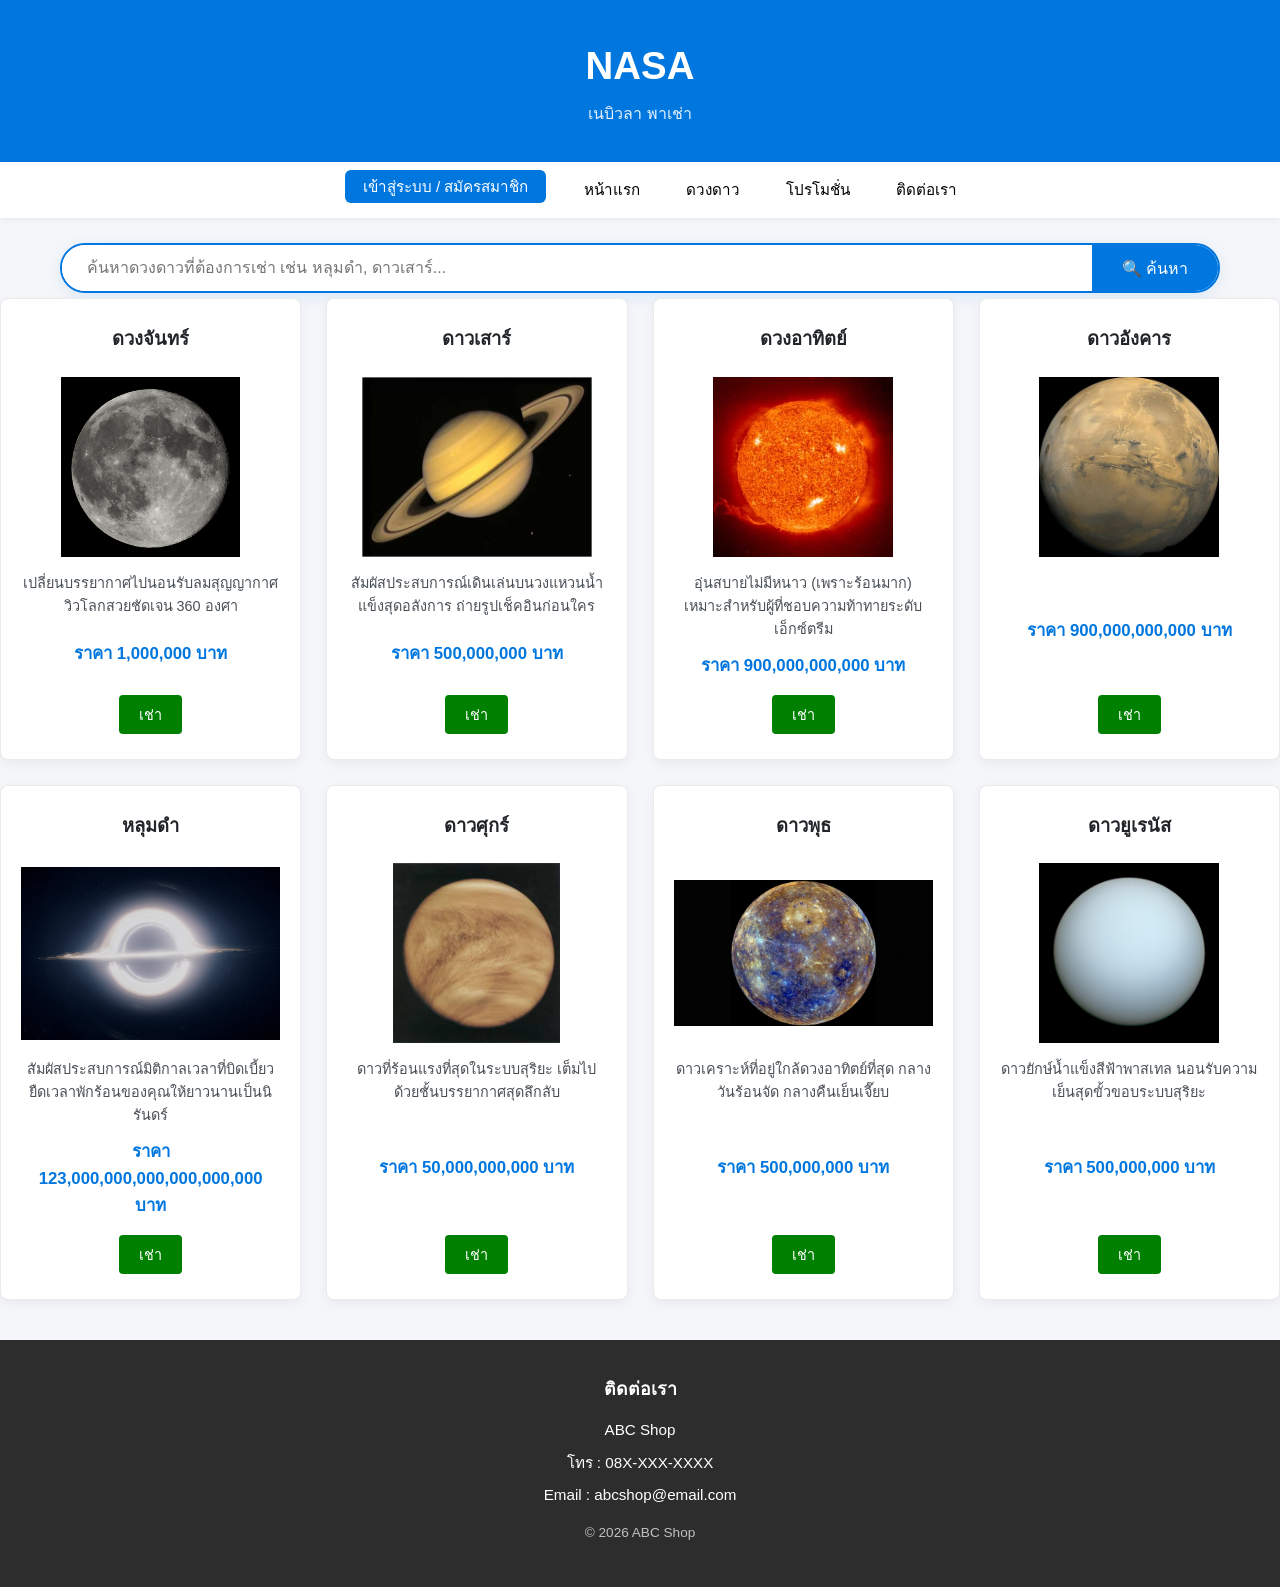
<file: index.html>
<!DOCTYPE html>
<html lang="th">
<head>
    <meta charset="UTF-8">
    <meta name="viewport" content="width=device-width, initial-scale=1.0">
    <link rel="stylesheet" href="index.css">
    <title>เนบิวลา พาเช่า | NASA Shop</title>
</head>
<body>

    <header>
        <h1>NASA</h1>
        <p>เนบิวลา พาเช่า</p>
    </header>


<nav>
   
        <!-- ปุ่มที่จะเปลี่ยนไปตามสถานะการเข้าสู่ระบบ -->
          <h2 style="margin: 0; color: #212529;"></h2>
    <div id="user-status-container">
        <!-- ปุ่มที่จะเปลี่ยนไปตามสถานะการเข้าสู่ระบบ -->
        <a href="login.html" id="btn-login-nav" style="padding: 8px 18px; background-color: #0076df; color: white; text-decoration: none; border-radius: 6px; font-weight: 500;">เข้าสู่ระบบ / สมัครสมาชิก</a>
    </div>
        <a href="#">หน้าแรก</a>
        <a href="#">ดวงดาว</a>
        <a href="#">โปรโมชั่น</a>
        <a href="#">ติดต่อเรา</a>
    </nav>

    <div class="search-container">
        <div class="search-box">
            <input type="text" list="stars-list" placeholder="ค้นหาดวงดาวที่ต้องการเช่า เช่น หลุมดำ, ดาวเสาร์...">
            <datalist id="stars-list">
                <option value="ดวงจันทร์">
                <option value="ดาวเสาร์">
                <option value="ดวงอาทิตย์">
                <option value="หลุมดำ">
                <option value="ดาวศุกร์">
                <option value="ดาวพุธ">
                <option value="ดาวยูเรนัส">
                <option value="ดาวแปรแสง M31-V1">
                <option value="กระจุกดาวทรงกลม Mayall II">
            </datalist>
            <button type="button">🔍 ค้นหา</button>
        </div>
    </div>



        <section class="content-right">
        
            
            <div class="product-grid">
                <article>
                    <h3>ดวงจันทร์</h3>
                    <img src="Moon.jpg" alt="Moon">
                    <p>เปลี่ยนบรรยากาศไปนอนรับลมสุญญากาศ วิวโลกสวยชัดเจน 360 องศา</p>
                    <p class="price">ราคา 1,000,000 บาท</p>
                    <a href="Moon.html" > <button>เช่า </button></a>
                </article>
                
                <article>
                    <h3>ดาวเสาร์</h3>
                    <img src="images.jpg" alt="Saturn">
                    <p>สัมผัสประสบการณ์เดินเล่นบนวงแหวนน้ำแข็งสุดอลังการ ถ่ายรูปเช็คอินก่อนใคร</p>
                    <p class="price">ราคา 500,000,000 บาท</p>
                    <a href="saturn.html" > <button>เช่า </button></a>
                </article>
                
                <article>
                    <h3>ดวงอาทิตย์</h3>
                    <img src="yt.webp" alt="Sun">
                    <p>อุ่นสบายไม่มีหนาว (เพราะร้อนมาก) เหมาะสำหรับผู้ที่ชอบความท้าทายระดับเอ็กซ์ตรีม</p>
                    <p class="price">ราคา 900,000,000,000 บาท</p>
                    <a href="sun.html" > <button>เช่า </button></a>
                </article>

                 <article>
                    <h3>ดาวอังคาร</h3>
                    <img src="mars.jpeg" alt="Sun">
                    <p></p>
                    <p class="price">ราคา 900,000,000,000 บาท</p>
                    <a href="mars.html" > <button>เช่า </button></a>
                </article>

                <article>
                    <h3>หลุมดำ</h3>
                    <img src="haw.jpg" alt="Black Hole">
                    <p>สัมผัสประสบการณ์มิติกาลเวลาที่บิดเบี้ยว ยืดเวลาพักร้อนของคุณให้ยาวนานเป็นนิรันดร์</p>
                    <p class="price">ราคา 123,000,000,000,000,000,000 บาท</p>
                    <a href="blackhole.html" > <button>เช่า </button></a>
                </article>

                <article>
                    <h3>ดาวศุกร์</h3>
                    <img src="ven.jpg" alt="Venus">
                    <p>ดาวที่ร้อนแรงที่สุดในระบบสุริยะ เต็มไปด้วยชั้นบรรยากาศสุดลึกลับ</p>
                    <p class="price">ราคา 50,000,000,000 บาท</p>
                    <a href="venus.html" > <button>เช่า </button></a>
                </article>

                <article>
                    <h3>ดาวพุธ</h3>
                    <img src="news-405-NDA1ID0.jpg" alt="Mercury">
                    <p>ดาวเคราะห์ที่อยู่ใกล้ดวงอาทิตย์ที่สุด กลางวันร้อนจัด กลางคืนเย็นเจี๊ยบ</p>
                    <p class="price">ราคา 500,000,000 บาท</p>
                    <a href="mercury.html" > <button>เช่า </button></a>
                </article>

                <article>
                    <h3>ดาวยูเรนัส</h3>
                    <img src="Uranus.png" alt="Uranus">
                    <p>ดาวยักษ์น้ำแข็งสีฟ้าพาสเทล นอนรับความเย็นสุดขั้วขอบระบบสุริยะ</p>
                    <p class="price">ราคา 500,000,000 บาท</p>
                    <a href="uranus.html" > <button>เช่า </button></a>
                </article>

            </div>
        </section>
    </main>

    <footer>
        <h3>ติดต่อเรา</h3>
        <p>ABC Shop</p>
        <p>โทร : 08X-XXX-XXXX</p>
        <p>Email : abcshop@email.com</p>
        <p class="copyright">© 2026 ABC Shop</p>
    </footer>


    <script>
        document.addEventListener('DOMContentLoaded', function () {
            const searchInput = document.querySelector('.search-box input');
            const searchButton = document.querySelector('.search-box button');
            const productArticles = document.querySelectorAll('.product-grid article');

            function performSearch() {
                const searchTerm = searchInput.value.trim().toLowerCase();
                productArticles.forEach(article => {
                    const starName = article.querySelector('h3').textContent.toLowerCase();
                    if (starName.includes(searchTerm)) {
                        article.style.display = 'flex';
                    } else {
                        article.style.display = 'none';
                    }
                });
            }

            searchButton.addEventListener('click', performSearch);
            searchInput.addEventListener('keypress', function (e) {
                if (e.key === 'Enter') {
                    performSearch();
                }
            });
            searchInput.addEventListener('input', function () {
                if (searchInput.value.trim() === '') {
                    productArticles.forEach(article => {
                        article.style.display = 'flex';
                    });
                }
            });
        });


         // ตรวจสอบสถานะผู้ใช้เมื่อโหลดหน้า index.html
    document.addEventListener('DOMContentLoaded', () => {
        const currentUserData = localStorage.getItem('currentUser');
        const userContainer = document.getElementById('user-status-container');

        if (currentUserData && userContainer) {
            const user = JSON.parse(currentUserData);
            userContainer.innerHTML = `
                <span style="margin-right: 15px; font-weight: 600; color: #333;">👤 ยินดีต้อนรับ, ${user.name}</span>
                <button onclick="logout()" style="padding: 8px 15px; background-color: #dc3545; color: white; border: none; border-radius: 6px; cursor: pointer; font-weight: 500;">ออกจากระบบ</button>
            `;
        }
    });

    // ฟังก์ชันออกจากระบบ
    function logout() {
        if (confirm('คุณต้องการออกจากระบบใช่หรือไม่?')) {
            localStorage.removeItem('currentUser');
            window.location.reload(); // โหลดหน้าใหม่เพื่ออัปเดตสถานะ
        }
    }

    </script>
</body>
</html>
</file>
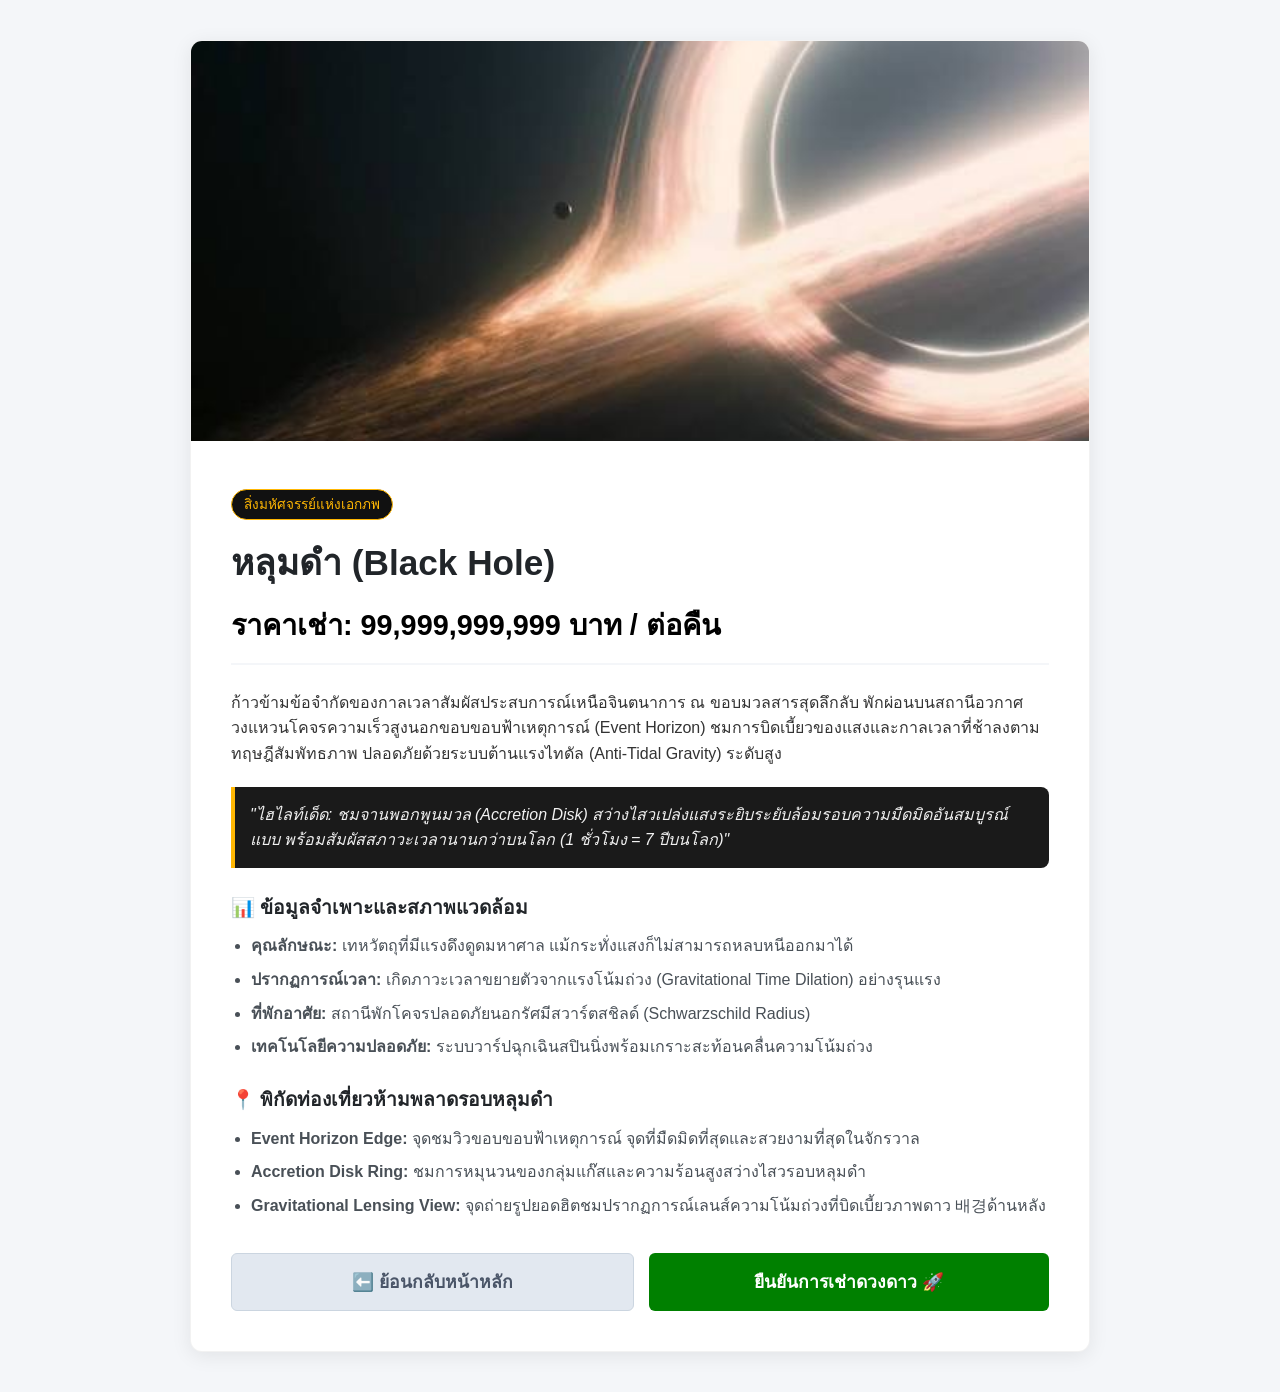
<file: blackhole.html>
<!DOCTYPE html>
<html lang="th">
<head>
    <meta charset="UTF-8">
    <meta name="viewport" content="width=device-width, initial-scale=1.0">
    <title>รายละเอียดการเช่า - หลุมดำ</title>
    <style>
        * {
            margin: 0;
            padding: 0;
            box-sizing: border-box;
            font-family: 'Prompt', sans-serif;
        }

        body {
            background-color: #f4f6f9;
            color: #333;
            line-height: 1.6;
            padding: 40px 20px;
        }

        .container {
            max-width: 900px;
            margin: 0 auto;
            background: #ffffff;
            border-radius: 12px;
            box-shadow: 0 4px 20px rgba(0,0,0,0.08);
            overflow: hidden;
            border: 1px solid rgba(0,0,0,0.05);
        }

        /* รูปภาพด้านบน */
        .banner {
            width: 100%;
            height: 400px;
            object-fit: cover;
            background-color: #050505; /* ธีมมืดสนิทลึกลับ */
        }

        /* ส่วนเนื้อหา */
        .content {
            padding: 40px;
        }

        .tag {
            display: inline-block;
            background-color: #111111;
            color: #ffb703;
            padding: 4px 12px;
            border-radius: 50px;
            font-size: 0.85rem;
            margin-bottom: 15px;
            border: 1px solid #ffb703;
        }

        h1 {
            font-size: 2.2rem;
            color: #212529;
            margin-bottom: 10px;
        }

        .price-tag {
            font-size: 1.8rem;
            color: #000000;
            font-weight: 700;
            margin-bottom: 25px;
            border-bottom: 2px solid #f4f6f9;
            padding-bottom: 15px;
        }

        h3 {
            font-size: 1.2rem;
            color: #212529;
            margin-top: 25px;
            margin-bottom: 10px;
        }

        ul {
            padding-left: 20px;
            margin-bottom: 20px;
        }

        li {
            margin-bottom: 8px;
            color: #495057;
        }

        .highlight-box {
            background-color: #1a1a1a;
            border-left: 4px solid #ffb703;
            padding: 15px;
            border-radius: 0 8px 8px 0;
            margin: 20px 0;
            font-style: italic;
            color: #f1f1f1;
        }

        /* ปุ่มแอคชั่น */
        .action-buttons {
            display: flex;
            gap: 15px;
            margin-top: 35px;
        }

        .btn {
            flex: 1;
            padding: 14px;
            font-size: 1.1rem;
            font-weight: 600;
            border-radius: 6px;
            cursor: pointer;
            text-align: center;
            text-decoration: none;
            transition: all 0.2s ease;
        }

        .btn-confirm {
            background-color: #008000;
            color: white;
            border: none;
        }

        .btn-confirm:hover {
            background-color: #006400;
        }

        .btn-back {
            background-color: #e2e8f0;
            color: #4a5568;
            border: 1px solid #cbd5e0;
        }

        .btn-back:hover {
            background-color: #cbd5e0;
        }
    </style>
</head>
<body>

    <div class="container">
        <!-- รูปภาพหลุมดำ (ระบุชื่อไฟล์ตามภาพในโฟลเดอร์ เช่น blackhole.jpg) -->
        <img src="hawg.jpg" alt="Black Hole" class="banner">

        <div class="content">
            <span class="tag">สิ่งมหัศจรรย์แห่งเอกภพ</span>
            <h1>หลุมดำ (Black Hole)</h1>
            <div class="price-tag">ราคาเช่า: 99,999,999,999 บาท / ต่อคืน</div>

            <p>ก้าวข้ามข้อจำกัดของกาลเวลาสัมผัสประสบการณ์เหนือจินตนาการ ณ ขอบมวลสารสุดลึกลับ พักผ่อนบนสถานีอวกาศวงแหวนโคจรความเร็วสูงนอกขอบขอบฟ้าเหตุการณ์ (Event Horizon) ชมการบิดเบี้ยวของแสงและกาลเวลาที่ช้าลงตามทฤษฎีสัมพัทธภาพ ปลอดภัยด้วยระบบต้านแรงไทดัล (Anti-Tidal Gravity) ระดับสูง</p>

            <div class="highlight-box">
                "ไฮไลท์เด็ด: ชมจานพอกพูนมวล (Accretion Disk) สว่างไสวเปล่งแสงระยิบระยับล้อมรอบความมืดมิดอันสมบูรณ์แบบ พร้อมสัมผัสสภาวะเวลานานกว่าบนโลก (1 ชั่วโมง = 7 ปีบนโลก)"
            </div>

            <h3>📊 ข้อมูลจำเพาะและสภาพแวดล้อม</h3>
            <ul>
                <li><strong>คุณลักษณะ:</strong> เทหวัตถุที่มีแรงดึงดูดมหาศาล แม้กระทั่งแสงก็ไม่สามารถหลบหนีออกมาได้</li>
                <li><strong>ปรากฏการณ์เวลา:</strong> เกิดภาวะเวลาขยายตัวจากแรงโน้มถ่วง (Gravitational Time Dilation) อย่างรุนแรง</li>
                <li><strong>ที่พักอาศัย:</strong> สถานีพักโคจรปลอดภัยนอกรัศมีสวาร์ตสชิลด์ (Schwarzschild Radius)</li>
                <li><strong>เทคโนโลยีความปลอดภัย:</strong> ระบบวาร์ปฉุกเฉินสปินนิ่งพร้อมเกราะสะท้อนคลื่นความโน้มถ่วง</li>
            </ul>

            <h3>📍 พิกัดท่องเที่ยวห้ามพลาดรอบหลุมดำ</h3>
            <ul>
                <li><strong>Event Horizon Edge:</strong> จุดชมวิวขอบขอบฟ้าเหตุการณ์ จุดที่มืดมิดที่สุดและสวยงามที่สุดในจักรวาล</li>
                <li><strong>Accretion Disk Ring:</strong> ชมการหมุนวนของกลุ่มแก๊สและความร้อนสูงสว่างไสวรอบหลุมดำ</li>
                <li><strong>Gravitational Lensing View:</strong> จุดถ่ายรูปยอดฮิตชมปรากฏการณ์เลนส์ความโน้มถ่วงที่บิดเบี้ยวภาพดาว 배경ด้านหลัง</li>
            </ul>

            <!-- ปุ่มกดยืนยัน หรือ ย้อนกลับ -->
            <div class="action-buttons">
                <a href="index.html" class="btn btn-back">⬅️ ย้อนกลับหน้าหลัก</a>
                <button class="btn btn-confirm" onclick="alert('ยินดีต้อนรับสู่ทริปท่องกาลเวลา! สถานีอวกาศได้ทำการปรับตั้งระบบชะลอเวลาและเตรียมพร้อมต้อนรับคุณเข้าสู่ขอบขอบฟ้าเหตุการณ์แล้ว 🕳️✨')">ยืนยันการเช่าดวงดาว 🚀</button>
            </div>
        </div>
    </div>

</body>
</html>
</file>
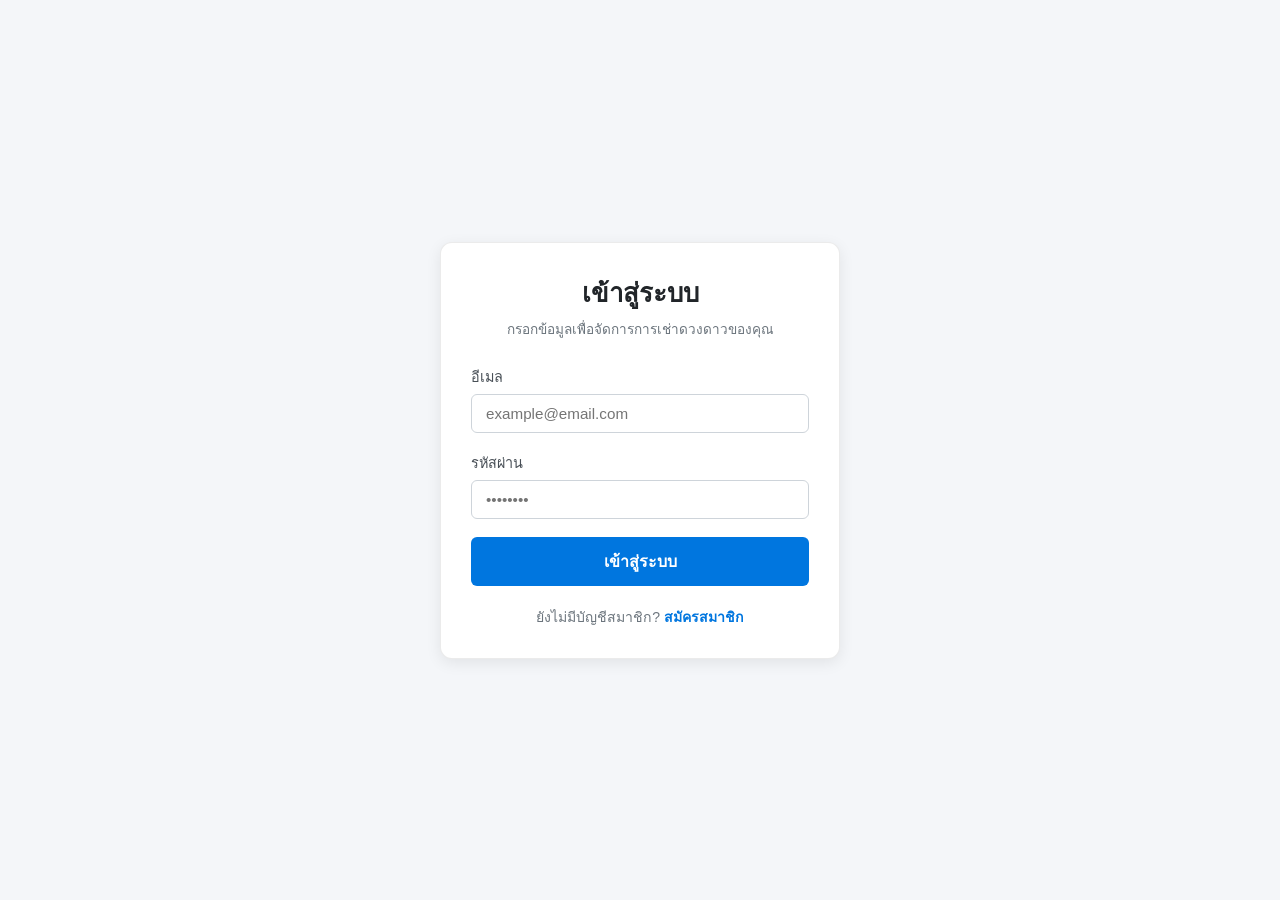
<file: login.html>
<!DOCTYPE html>
<html lang="th">
<head>
    <meta charset="UTF-8">
    <meta name="viewport" content="width=device-width, initial-scale=1.0">
    <title>เข้าสู่ระบบ / สมัครสมาชิก - ระบบเช่าดวงดาว</title>
    <style>
        * {
            margin: 0;
            padding: 0;
            box-sizing: border-box;
            font-family: 'Prompt', sans-serif;
        }

        body {
            background-color: #f4f6f9;
            display: flex;
            justify-content: center;
            align-items: center;
            min-height: 100vh;
            padding: 20px;
        }

        .auth-card {
            background: #ffffff;
            width: 100%;
            max-width: 400px;
            padding: 30px;
            border-radius: 12px;
            box-shadow: 0 4px 15px rgba(0, 0, 0, 0.08);
            border: 1px solid rgba(0, 0, 0, 0.08);
        }

        .auth-header {
            text-align: center;
            margin-bottom: 25px;
        }

        .auth-header h2 {
            color: #212529;
            font-size: 1.6rem;
            margin-bottom: 5px;
        }

        .form-group {
            margin-bottom: 18px;
        }

        .form-group label {
            display: block;
            margin-bottom: 6px;
            font-size: 0.9rem;
            color: #495057;
            font-weight: 500;
        }

        .form-group input {
            width: 100%;
            padding: 10px 14px;
            border: 1px solid #ced4da;
            border-radius: 6px;
            font-size: 0.95rem;
            outline: none;
            transition: border-color 0.2s;
        }

        .form-group input:focus {
            border-color: #0076df;
        }

        .btn-submit {
            width: 100%;
            background-color: #0076df;
            color: white;
            border: none;
            padding: 12px;
            border-radius: 6px;
            font-size: 1rem;
            font-weight: 600;
            cursor: pointer;
            transition: background-color 0.2s;
        }

        .btn-submit:hover {
            background-color: #0056a3;
        }

        .toggle-text {
            text-align: center;
            margin-top: 20px;
            font-size: 0.88rem;
            color: #6c757d;
        }

        .toggle-text a {
            color: #0076df;
            text-decoration: none;
            font-weight: 600;
        }

        .toggle-text a:hover {
            text-decoration: underline;
        }

        #register-form {
            display: none;
        }
    </style>
</head>
<body>

    <div class="auth-card">
        <!-- ฟอร์มเข้าสู่ระบบ -->
        <form id="login-form">
            <div class="auth-header">
                <h2>เข้าสู่ระบบ</h2>
                <p style="font-size: 0.85rem; color: #6c757d;">กรอกข้อมูลเพื่อจัดการการเช่าดวงดาวของคุณ</p>
            </div>
            <div class="form-group">
                <label for="login-email">อีเมล</label>
                <input type="email" id="login-email" required placeholder="example@email.com">
            </div>
            <div class="form-group">
                <label for="login-password">รหัสผ่าน</label>
                <input type="password" id="login-password" required placeholder="••••••••">
            </div>
            <button type="submit" class="btn-submit">เข้าสู่ระบบ</button>
            <div class="toggle-text">
                ยังไม่มีบัญชีสมาชิก? <a href="#" id="show-register">สมัครสมาชิก</a>
            </div>
        </form>

        <!-- ฟอร์มสมัครสมาชิก -->
        <form id="register-form">
            <div class="auth-header">
                <h2>สมัครสมาชิก</h2>
                <p style="font-size: 0.85rem; color: #6c757d;">สร้างบัญชีเพื่อเริ่มต้นเช่าพื้นที่ในอวกาศ</p>
            </div>
            <div class="form-group">
                <label for="reg-name">ชื่อ - นามสกุล</label>
                <input type="text" id="reg-name" required placeholder="สมชาย สุริยะ">
            </div>
            <div class="form-group">
                <label for="reg-email">อีเมล</label>
                <input type="email" id="reg-email" required placeholder="example@email.com">
            </div>
            <div class="form-group">
                <label for="reg-password">รหัสผ่าน</label>
                <input type="password" id="reg-password" required placeholder="••••••••">
            </div>
            <button type="submit" class="btn-submit" style="background-color: #008000;">ยืนยันการสมัคร</button>
            <div class="toggle-text">
                มีบัญชีสมาชิกอยู่แล้ว? <a href="#" id="show-login">เข้าสู่ระบบ</a>
            </div>
        </form>
    </div>

    <script>
        // สลับฟอร์ม Login / Register
        const loginForm = document.getElementById('login-form');
        const registerForm = document.getElementById('register-form');

        document.getElementById('show-register').addEventListener('click', (e) => {
            e.preventDefault();
            loginForm.style.display = 'none';
            registerForm.style.display = 'block';
        });

        document.getElementById('show-login').addEventListener('click', (e) => {
            e.preventDefault();
            registerForm.style.display = 'none';
            loginForm.style.display = 'block';
        });

        // สมัครสมาชิก -> บันทึกข้อมูลลง LocalStorage แล้วเข้าสู่ระบบให้ทันที
        registerForm.addEventListener('submit', (e) => {
            e.preventDefault();
            const name = document.getElementById('reg-name').value;
            const email = document.getElementById('reg-email').value;
            const password = document.getElementById('reg-password').value;

            // ตรวจสอบว่าเคยสมัครไว้หรือยัง
            if (localStorage.getItem('user_' + email)) {
                alert('อีเมลนี้ถูกใช้งานแล้ว กรุณาเข้าสู่ระบบ');
                return;
            }

            const userData = { name, email, password };
            localStorage.setItem('user_' + email, JSON.stringify(userData));
            
            // บันทึกสถานะผู้ใช้ที่ล็อกอินอยู่ปัจจุบัน
            localStorage.setItem('currentUser', JSON.stringify({ name: name, email: email }));

            alert('สมัครสมาชิกสำเร็จ! กำลังนำท่านเข้าสู่หน้าหลัก...');
            window.location.href = 'index.html'; // ส่งไปหน้าหลักทันที
        });

        // เข้าสู่ระบบ -> ตรวจสอบข้อมูลแล้วส่งไปหน้าหลัก
        loginForm.addEventListener('submit', (e) => {
            e.preventDefault();
            const email = document.getElementById('login-email').value;
            const password = document.getElementById('login-password').value;

            const storedUser = localStorage.getItem('user_' + email);
            if (storedUser) {
                const user = JSON.parse(storedUser);
                if (user.password === password) {
                    // บันทึกผู้ใช้งานปัจจุบัน
                    localStorage.setItem('currentUser', JSON.stringify({ name: user.name, email: user.email }));
                    alert('เข้าสู่ระบบสำเร็จ! ยินดีต้อนรับ ' + user.name);
                    window.location.href = 'index.html'; // ส่งไปหน้าหลัก
                } else {
                    alert('รหัสผ่านไม่ถูกต้อง');
                }
            } else {
                alert('ไม่พบอีเมลนี้ในระบบ กรุณาสมัครสมาชิก');
            }
        });
    </script>
</body>
</html>
</file>
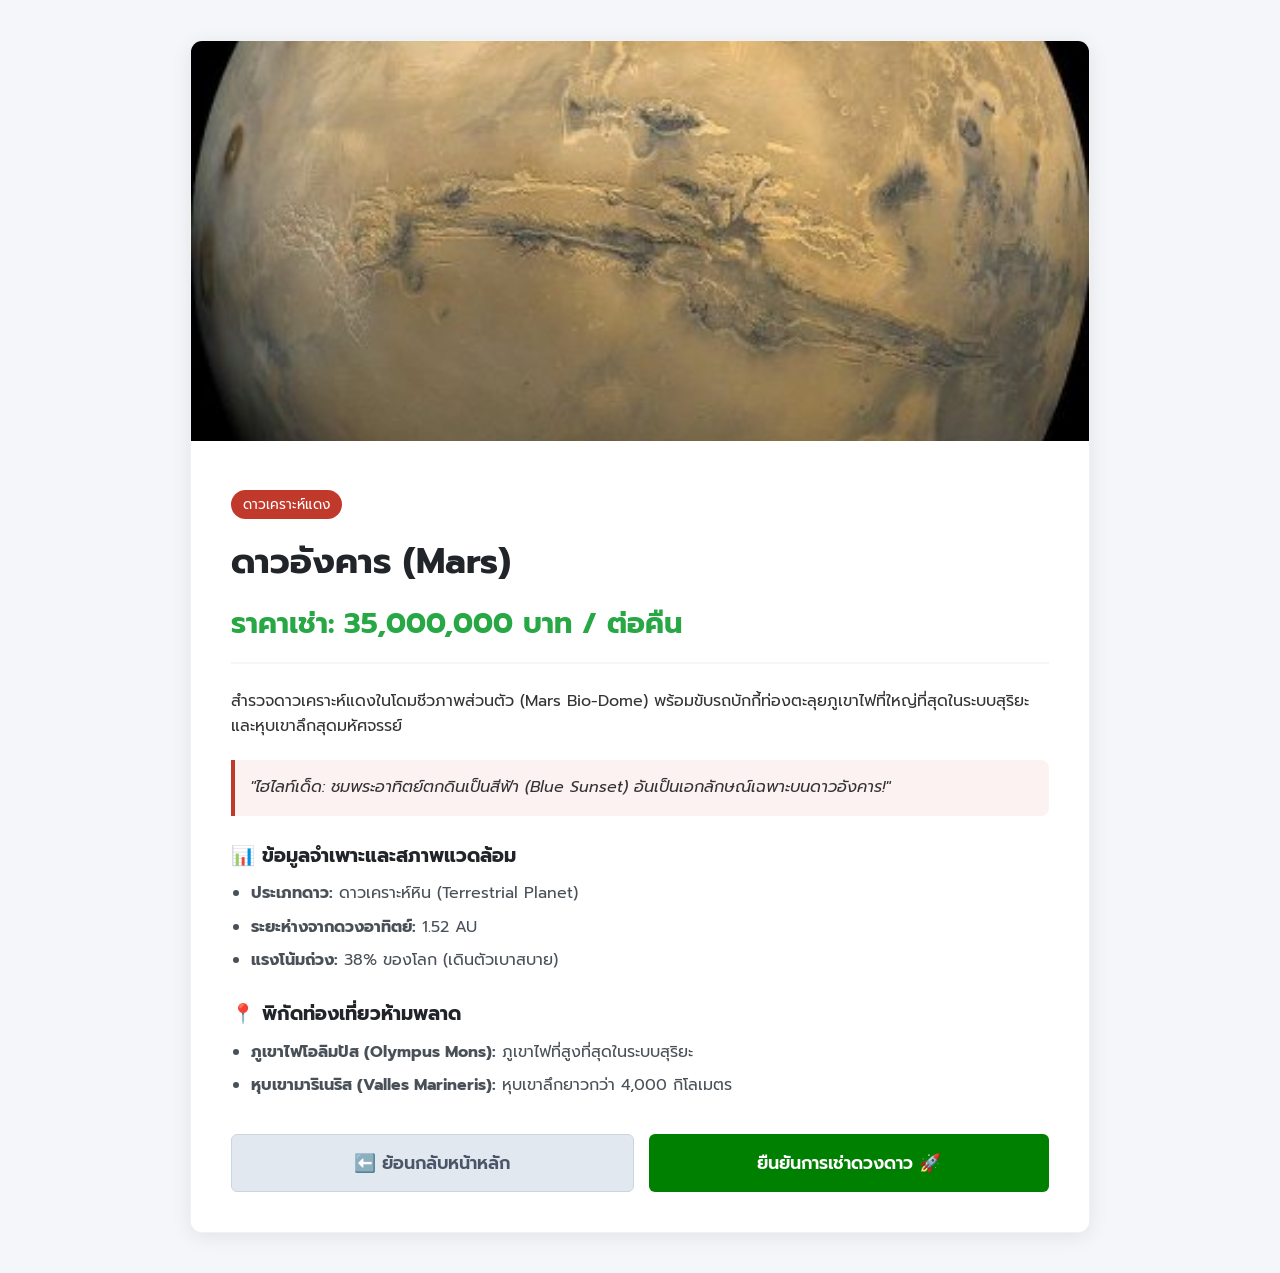
<file: mars.html>
<!DOCTYPE html>
<html lang="th">
<head>
    <meta charset="UTF-8">
    <meta name="viewport" content="width=device-width, initial-scale=1.0">
    <title>รายละเอียดการเช่า - ดาวอังคาร</title>
    <link href="https://fonts.googleapis.com/css2?family=Prompt:wght@300;400;500;600;700&display=swap" rel="stylesheet">
    <style>
        * { margin: 0; padding: 0; box-sizing: border-box; font-family: 'Prompt', sans-serif; }
        body { background-color: #f4f6f9; color: #333; line-height: 1.6; padding: 40px 20px; }
        .container { max-width: 900px; margin: 0 auto; background: #ffffff; border-radius: 12px; box-shadow: 0 4px 20px rgba(0,0,0,0.08); overflow: hidden; border: 1px solid rgba(0,0,0,0.05); }
        .banner { width: 100%; height: 400px; object-fit: cover; background-color: #2b0d00; }
        .content { padding: 40px; }
        .tag { display: inline-block; background-color: #c0392b; color: white; padding: 4px 12px; border-radius: 50px; font-size: 0.85rem; margin-bottom: 15px; }
        h1 { font-size: 2.2rem; color: #212529; margin-bottom: 10px; }
        .price-tag { font-size: 1.8rem; color: #28a745; font-weight: 700; margin-bottom: 25px; border-bottom: 2px solid #f4f6f9; padding-bottom: 15px; }
        h3 { font-size: 1.2rem; color: #212529; margin-top: 25px; margin-bottom: 10px; }
        ul { padding-left: 20px; margin-bottom: 20px; }
        li { margin-bottom: 8px; color: #495057; }
        .highlight-box { background-color: #fdf2f2; border-left: 4px solid #c0392b; padding: 15px; border-radius: 0 8px 8px 0; margin: 20px 0; font-style: italic; color: #333; }
        .action-buttons { display: flex; gap: 15px; margin-top: 35px; }
        .btn { flex: 1; padding: 14px; font-size: 1.1rem; font-weight: 600; border-radius: 6px; cursor: pointer; text-align: center; text-decoration: none; transition: all 0.2s ease; }
        .btn-confirm { background-color: #008000; color: white; border: none; }
        .btn-confirm:hover { background-color: #006400; }
        .btn-back { background-color: #e2e8f0; color: #4a5568; border: 1px solid #cbd5e0; }
        .btn-back:hover { background-color: #cbd5e0; }
    </style>
</head>
<body>
    <div class="container">
        <img src="mars.jpeg" alt="Mars" class="banner">
        <div class="content">
            <span class="tag">ดาวเคราะห์แดง</span>
            <h1>ดาวอังคาร (Mars)</h1>
            <div class="price-tag">ราคาเช่า: 35,000,000 บาท / ต่อคืน</div>
            <p>สำรวจดาวเคราะห์แดงในโดมชีวภาพส่วนตัว (Mars Bio-Dome) พร้อมขับรถบักกี้ท่องตะลุยภูเขาไฟที่ใหญ่ที่สุดในระบบสุริยะ และหุบเขาลึกสุดมหัศจรรย์</p>
            <div class="highlight-box">
                "ไฮไลท์เด็ด: ชมพระอาทิตย์ตกดินเป็นสีฟ้า (Blue Sunset) อันเป็นเอกลักษณ์เฉพาะบนดาวอังคาร!"
            </div>
            <h3>📊 ข้อมูลจำเพาะและสภาพแวดล้อม</h3>
            <ul>
                <li><strong>ประเภทดาว:</strong> ดาวเคราะห์หิน (Terrestrial Planet)</li>
                <li><strong>ระยะห่างจากดวงอาทิตย์:</strong> 1.52 AU</li>
                <li><strong>แรงโน้มถ่วง:</strong> 38% ของโลก (เดินตัวเบาสบาย)</li>
            </ul>
            <h3>📍 พิกัดท่องเที่ยวห้ามพลาด</h3>
            <ul>
                <li><strong>ภูเขาไฟโอลิมปัส (Olympus Mons):</strong> ภูเขาไฟที่สูงที่สุดในระบบสุริยะ</li>
                <li><strong>หุบเขามาริเนริส (Valles Marineris):</strong> หุบเขาลึกยาวกว่า 4,000 กิโลเมตร</li>
            </ul>
            <div class="action-buttons">
                <a href="index.html" class="btn btn-back">⬅️ ย้อนกลับหน้าหลัก</a>
                <button class="btn btn-confirm" onclick="alert('ยินดีต้อนรับสู่โดมพักอาศัยบนดาวอังคาร! 🔴🚀')">ยืนยันการเช่าดวงดาว 🚀</button>
            </div>
        </div>
    </div>
</body>
</html>
</file>
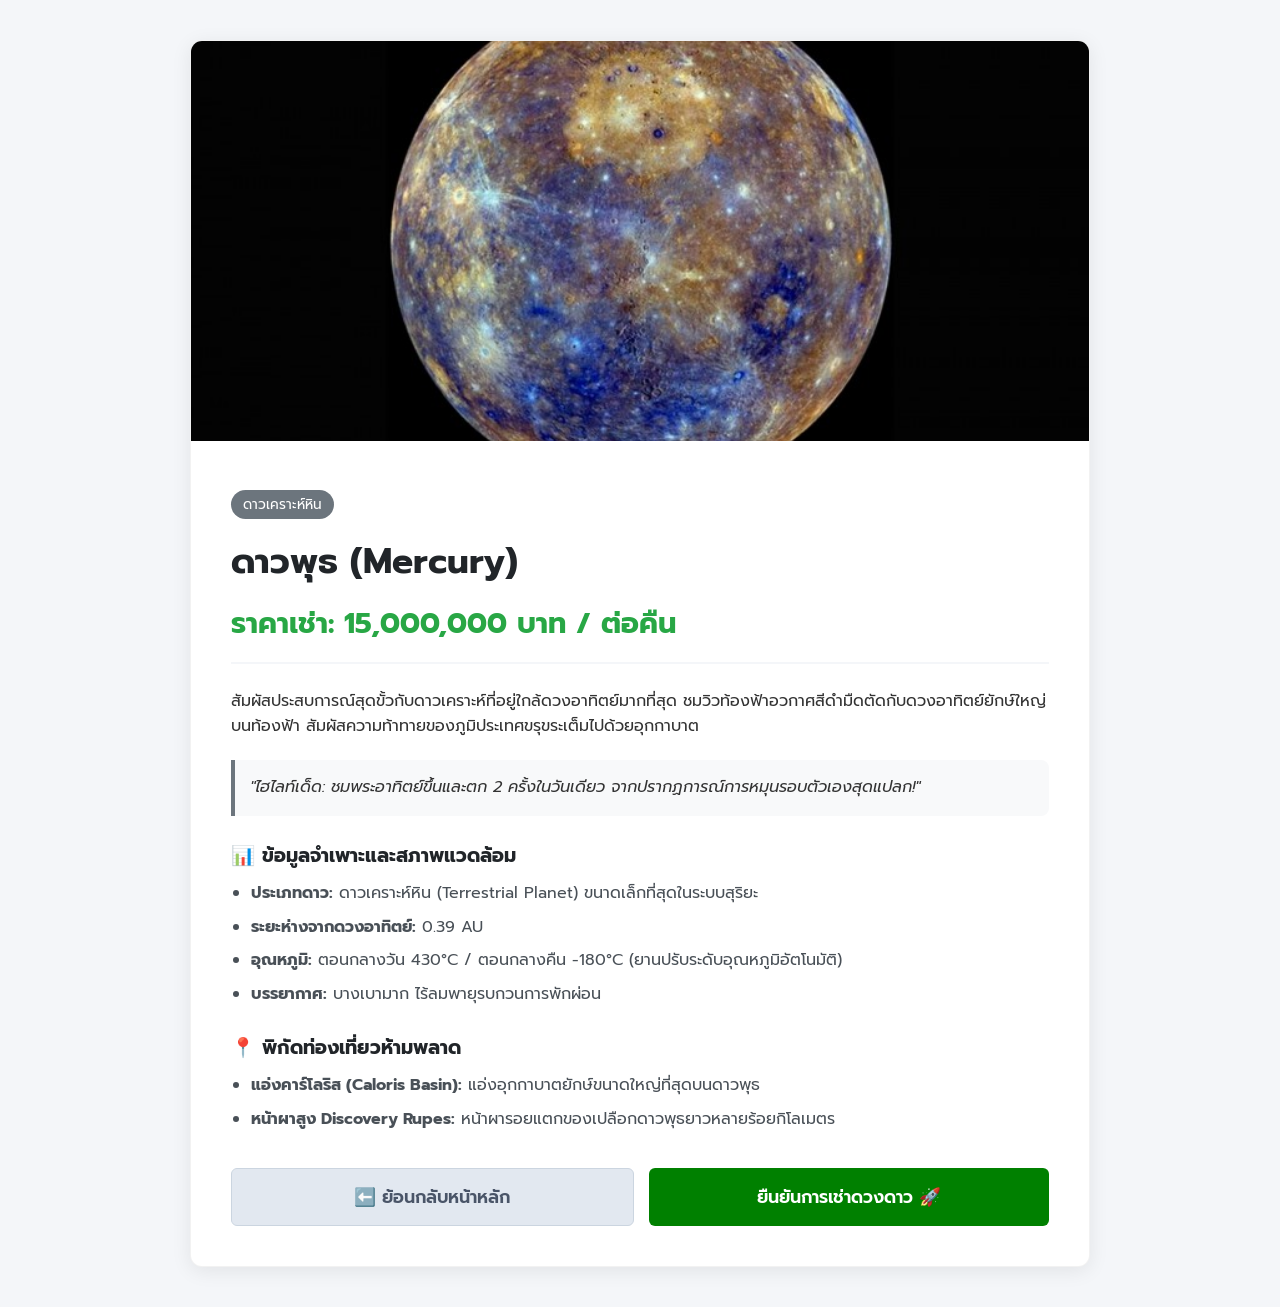
<file: mercury.html>
<!DOCTYPE html>
<html lang="th">
<head>
    <meta charset="UTF-8">
    <meta name="viewport" content="width=device-width, initial-scale=1.0">
    <title>รายละเอียดการเช่า - ดาวพุธ</title>
    <link href="https://fonts.googleapis.com/css2?family=Prompt:wght@300;400;500;600;700&display=swap" rel="stylesheet">
    <style>
        * { margin: 0; padding: 0; box-sizing: border-box; font-family: 'Prompt', sans-serif; }
        body { background-color: #f4f6f9; color: #333; line-height: 1.6; padding: 40px 20px; }
        .container { max-width: 900px; margin: 0 auto; background: #ffffff; border-radius: 12px; box-shadow: 0 4px 20px rgba(0,0,0,0.08); overflow: hidden; border: 1px solid rgba(0,0,0,0.05); }
        .banner { width: 100%; height: 400px; object-fit: cover; background-color: #1a1a1a; }
        .content { padding: 40px; }
        .tag { display: inline-block; background-color: #6c757d; color: white; padding: 4px 12px; border-radius: 50px; font-size: 0.85rem; margin-bottom: 15px; }
        h1 { font-size: 2.2rem; color: #212529; margin-bottom: 10px; }
        .price-tag { font-size: 1.8rem; color: #28a745; font-weight: 700; margin-bottom: 25px; border-bottom: 2px solid #f4f6f9; padding-bottom: 15px; }
        h3 { font-size: 1.2rem; color: #212529; margin-top: 25px; margin-bottom: 10px; }
        ul { padding-left: 20px; margin-bottom: 20px; }
        li { margin-bottom: 8px; color: #495057; }
        .highlight-box { background-color: #f8f9fa; border-left: 4px solid #6c757d; padding: 15px; border-radius: 0 8px 8px 0; margin: 20px 0; font-style: italic; color: #333; }
        .action-buttons { display: flex; gap: 15px; margin-top: 35px; }
        .btn { flex: 1; padding: 14px; font-size: 1.1rem; font-weight: 600; border-radius: 6px; cursor: pointer; text-align: center; text-decoration: none; transition: all 0.2s ease; }
        .btn-confirm { background-color: #008000; color: white; border: none; }
        .btn-confirm:hover { background-color: #006400; }
        .btn-back { background-color: #e2e8f0; color: #4a5568; border: 1px solid #cbd5e0; }
        .btn-back:hover { background-color: #cbd5e0; }
    </style>
</head>
<body>
    <div class="container">
        <img src="news-405-NDA1ID0.jpg" alt="Mercury" class="banner">
        <div class="content">
            <span class="tag">ดาวเคราะห์หิน</span>
            <h1>ดาวพุธ (Mercury)</h1>
            <div class="price-tag">ราคาเช่า: 15,000,000 บาท / ต่อคืน</div>
            <p>สัมผัสประสบการณ์สุดขั้วกับดาวเคราะห์ที่อยู่ใกล้ดวงอาทิตย์มากที่สุด ชมวิวท้องฟ้าอวกาศสีดำมืดตัดกับดวงอาทิตย์ยักษ์ใหญ่บนท้องฟ้า สัมผัสความท้าทายของภูมิประเทศขรุขระเต็มไปด้วยอุกกาบาต</p>
            <div class="highlight-box">
                "ไฮไลท์เด็ด: ชมพระอาทิตย์ขึ้นและตก 2 ครั้งในวันเดียว จากปรากฏการณ์การหมุนรอบตัวเองสุดแปลก!"
            </div>
            <h3>📊 ข้อมูลจำเพาะและสภาพแวดล้อม</h3>
            <ul>
                <li><strong>ประเภทดาว:</strong> ดาวเคราะห์หิน (Terrestrial Planet) ขนาดเล็กที่สุดในระบบสุริยะ</li>
                <li><strong>ระยะห่างจากดวงอาทิตย์:</strong> 0.39 AU</li>
                <li><strong>อุณหภูมิ:</strong> ตอนกลางวัน 430°C / ตอนกลางคืน -180°C (ยานปรับระดับอุณหภูมิอัตโนมัติ)</li>
                <li><strong>บรรยากาศ:</strong> บางเบามาก ไร้ลมพายุรบกวนการพักผ่อน</li>
            </ul>
            <h3>📍 พิกัดท่องเที่ยวห้ามพลาด</h3>
            <ul>
                <li><strong>แอ่งคาร์โลริส (Caloris Basin):</strong> แอ่งอุกกาบาตยักษ์ขนาดใหญ่ที่สุดบนดาวพุธ</li>
                <li><strong>หน้าผาสูง Discovery Rupes:</strong> หน้าผารอยแตกของเปลือกดาวพุธยาวหลายร้อยกิโลเมตร</li>
            </ul>
            <div class="action-buttons">
                <a href="index.html" class="btn btn-back">⬅️ ย้อนกลับหน้าหลัก</a>
                <button class="btn btn-confirm" onclick="alert('ยินดีต้อนรับสู่ดาวพุธ! ยานพักอาศัยพร้อมต้อนรับคุณแล้ว 🌫️')">ยืนยันการเช่าดวงดาว 🚀</button>
            </div>
        </div>
    </div>
</body>
</html>
</file>
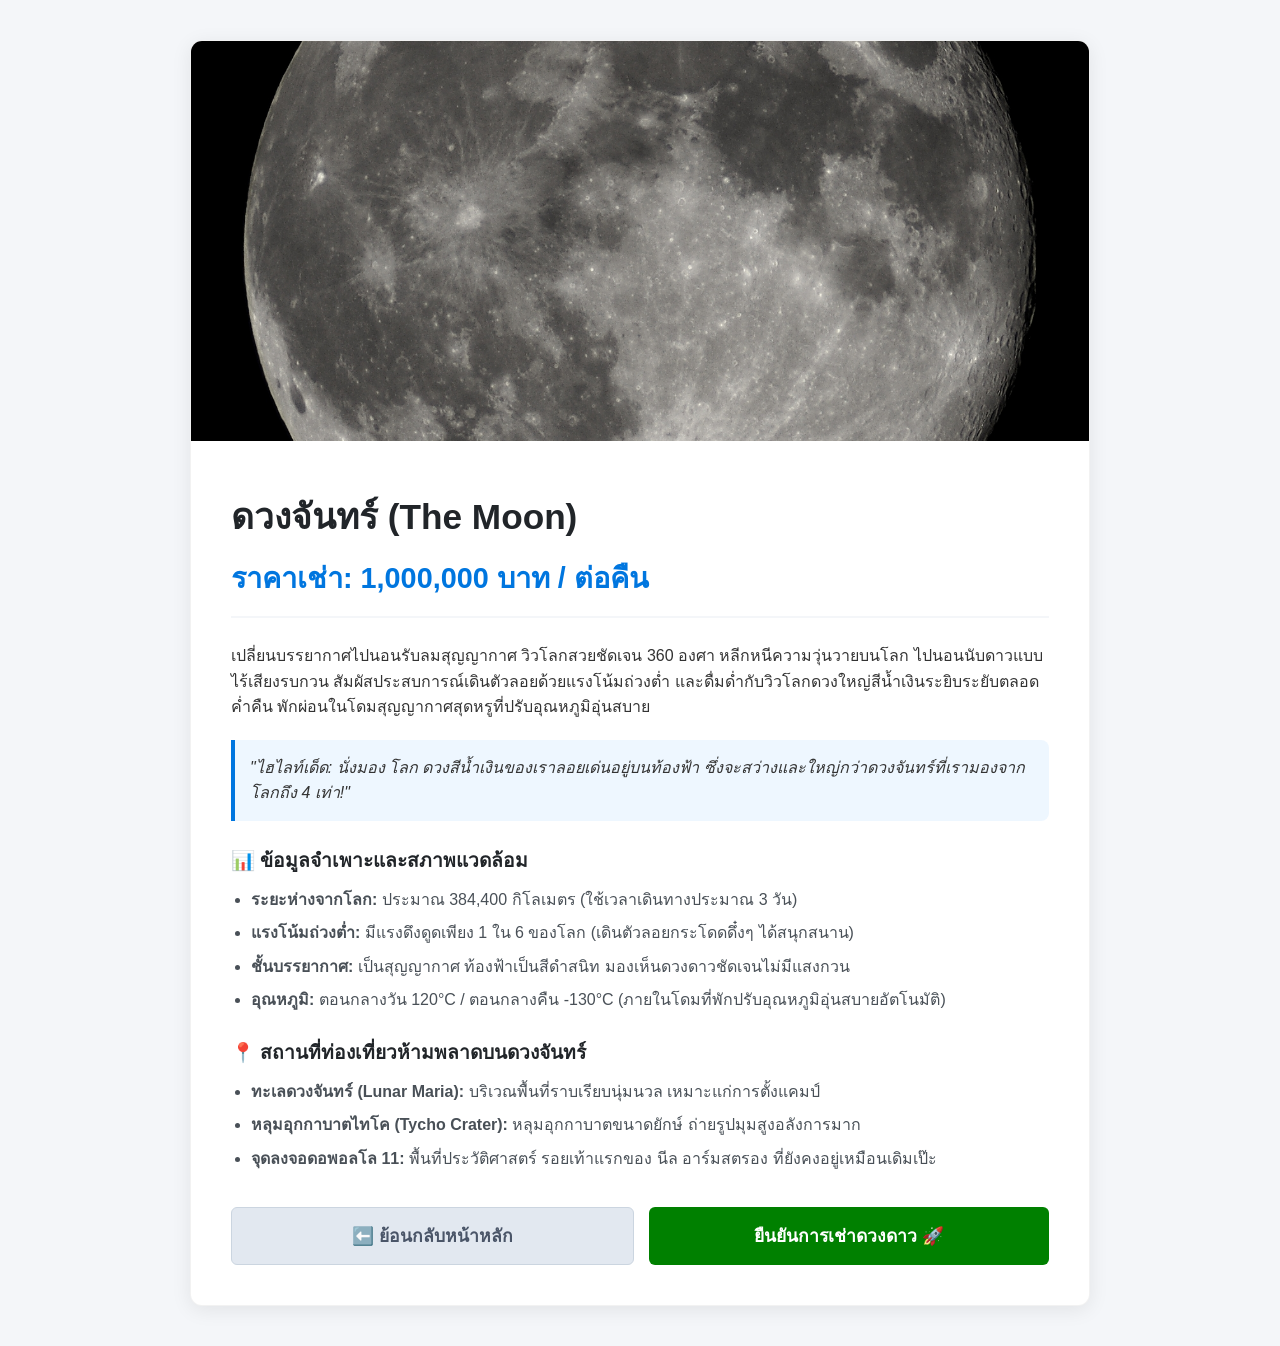
<file: Moon.html>
<!DOCTYPE html>
<html lang="th">
<head>
    <meta charset="UTF-8">
    <meta name="viewport" content="width=device-width, initial-scale=1.0">
    <title>รายละเอียดการเช่า - ดวงจันทร์</title>
    <style>
        * {
            margin: 0;
            padding: 0;
            box-sizing: border-box;
            font-family: 'Prompt', sans-serif;
        }

        body {
            background-color: #f4f6f9;
            color: #333;
            line-height: 1.6;
            padding: 40px 20px;
        }

        .container {
            max-width: 900px;
            margin: 0 auto;
            background: #ffffff;
            border-radius: 12px;
            box-shadow: 0 4px 20px rgba(0,0,0,0.08);
            overflow: hidden;
            border: 1px solid rgba(0,0,0,0.05);
        }

        /* รูปภาพด้านบน */
        .moon-banner {
            width: 100%;
            height: 400px;
            object-fit: cover;
            background-color: #000;
        }

        /* ส่วนเนื้อหา */
        .content {
            padding: 40px;
        }

        .tag {
            display: inline-block;
            background-color: #0076df;
            color: white;
            padding: 4px 12px;
            border-radius: 50px;
            font-size: 0.85rem;
            margin-bottom: 15px;
        }

        h1 {
            font-size: 2.2rem;
            color: #212529;
            margin-bottom: 10px;
        }

        .price-tag {
            font-size: 1.8rem;
            color: #0076df;
            font-weight: 700;
            margin-bottom: 25px;
            border-bottom: 2px solid #f4f6f9;
            padding-bottom: 15px;
        }

        h3 {
            font-size: 1.2rem;
            color: #212529;
            margin-top: 25px;
            margin-bottom: 10px;
        }

        ul {
            padding-left: 20px;
            margin-bottom: 20px;
        }

        li {
            margin-bottom: 8px;
            color: #495057;
        }

        .highlight-box {
            background-color: #eef7ff;
            border-left: 4px solid #0076df;
            padding: 15px;
            border-radius: 0 8px 8px 0;
            margin: 20px 0;
            font-style: italic;
            color: #333;
        }

        /* ปุ่มแอคชั่น */
        .action-buttons {
            display: flex;
            gap: 15px;
            margin-top: 35px;
        }

        .btn {
            flex: 1;
            padding: 14px;
            font-size: 1.1rem;
            font-weight: 600;
            border-radius: 6px;
            cursor: pointer;
            text-align: center;
            text-decoration: none;
            transition: all 0.2s ease;
        }

        .btn-confirm {
            background-color: #008000;
            color: white;
            border: none;
        }

        .btn-confirm:hover {
            background-color: #006400;
        }

        .btn-back {
            background-color: #e2e8f0;
            color: #4a5568;
            border: 1px solid #cbd5e0;
        }

        .btn-back:hover {
            background-color: #cbd5e0;
        }
    </style>
</head>
<body>

    <div class="container">
        <img src="Moon.jpg" alt="Moon" class="moon-banner">

        <div class="content">
           
            <h1>ดวงจันทร์ (The Moon)</h1>
            <div class="price-tag">ราคาเช่า: 1,000,000 บาท / ต่อคืน</div>

            <p>เปลี่ยนบรรยากาศไปนอนรับลมสุญญากาศ วิวโลกสวยชัดเจน 360 องศา หลีกหนีความวุ่นวายบนโลก ไปนอนนับดาวแบบไร้เสียงรบกวน สัมผัสประสบการณ์เดินตัวลอยด้วยแรงโน้มถ่วงต่ำ และดื่มด่ำกับวิวโลกดวงใหญ่สีน้ำเงินระยิบระยับตลอดค่ำคืน พักผ่อนในโดมสุญญากาศสุดหรูที่ปรับอุณหภูมิอุ่นสบาย</p>

            <div class="highlight-box">
                "ไฮไลท์เด็ด: นั่งมอง โลก ดวงสีน้ำเงินของเราลอยเด่นอยู่บนท้องฟ้า ซึ่งจะสว่างและใหญ่กว่าดวงจันทร์ที่เรามองจากโลกถึง 4 เท่า!"
            </div>

            <h3>📊 ข้อมูลจำเพาะและสภาพแวดล้อม</h3>
            <ul>
                <li><strong>ระยะห่างจากโลก:</strong> ประมาณ 384,400 กิโลเมตร (ใช้เวลาเดินทางประมาณ 3 วัน)</li>
                <li><strong>แรงโน้มถ่วงต่ำ:</strong> มีแรงดึงดูดเพียง 1 ใน 6 ของโลก (เดินตัวลอยกระโดดดึ๋งๆ ได้สนุกสนาน)</li>
                <li><strong>ชั้นบรรยากาศ:</strong> เป็นสุญญากาศ ท้องฟ้าเป็นสีดำสนิท มองเห็นดวงดาวชัดเจนไม่มีแสงกวน</li>
                <li><strong>อุณหภูมิ:</strong> ตอนกลางวัน 120°C / ตอนกลางคืน -130°C (ภายในโดมที่พักปรับอุณหภูมิอุ่นสบายอัตโนมัติ)</li>
            </ul>

            <h3>📍 สถานที่ท่องเที่ยวห้ามพลาดบนดวงจันทร์</h3>
            <ul>
                <li><strong>ทะเลดวงจันทร์ (Lunar Maria):</strong> บริเวณพื้นที่ราบเรียบนุ่มนวล เหมาะแก่การตั้งแคมป์</li>
                <li><strong>หลุมอุกกาบาตไทโค (Tycho Crater):</strong> หลุมอุกกาบาตขนาดยักษ์ ถ่ายรูปมุมสูงอลังการมาก</li>
                <li><strong>จุดลงจอดอพอลโล 11:</strong> พื้นที่ประวัติศาสตร์ รอยเท้าแรกของ นีล อาร์มสตรอง ที่ยังคงอยู่เหมือนเดิมเป๊ะ</li>
            </ul>

            <div class="action-buttons">
                <a href="index.html" class="btn btn-back">⬅️ ย้อนกลับหน้าหลัก</a>
                <button class="btn btn-confirm" onclick="alert('ขอบคุณที่สนใจเช่าดวงจันทร์! เจ้าหน้าที่ NASA กำลังจัดเตรียมยานอวกาศเพื่อติดต่อคุณกลับไป')">ยืนยันการเช่าดวงดาว 🚀</button>
            </div>
        </div>
    </div>

</body>
</html>
</file>
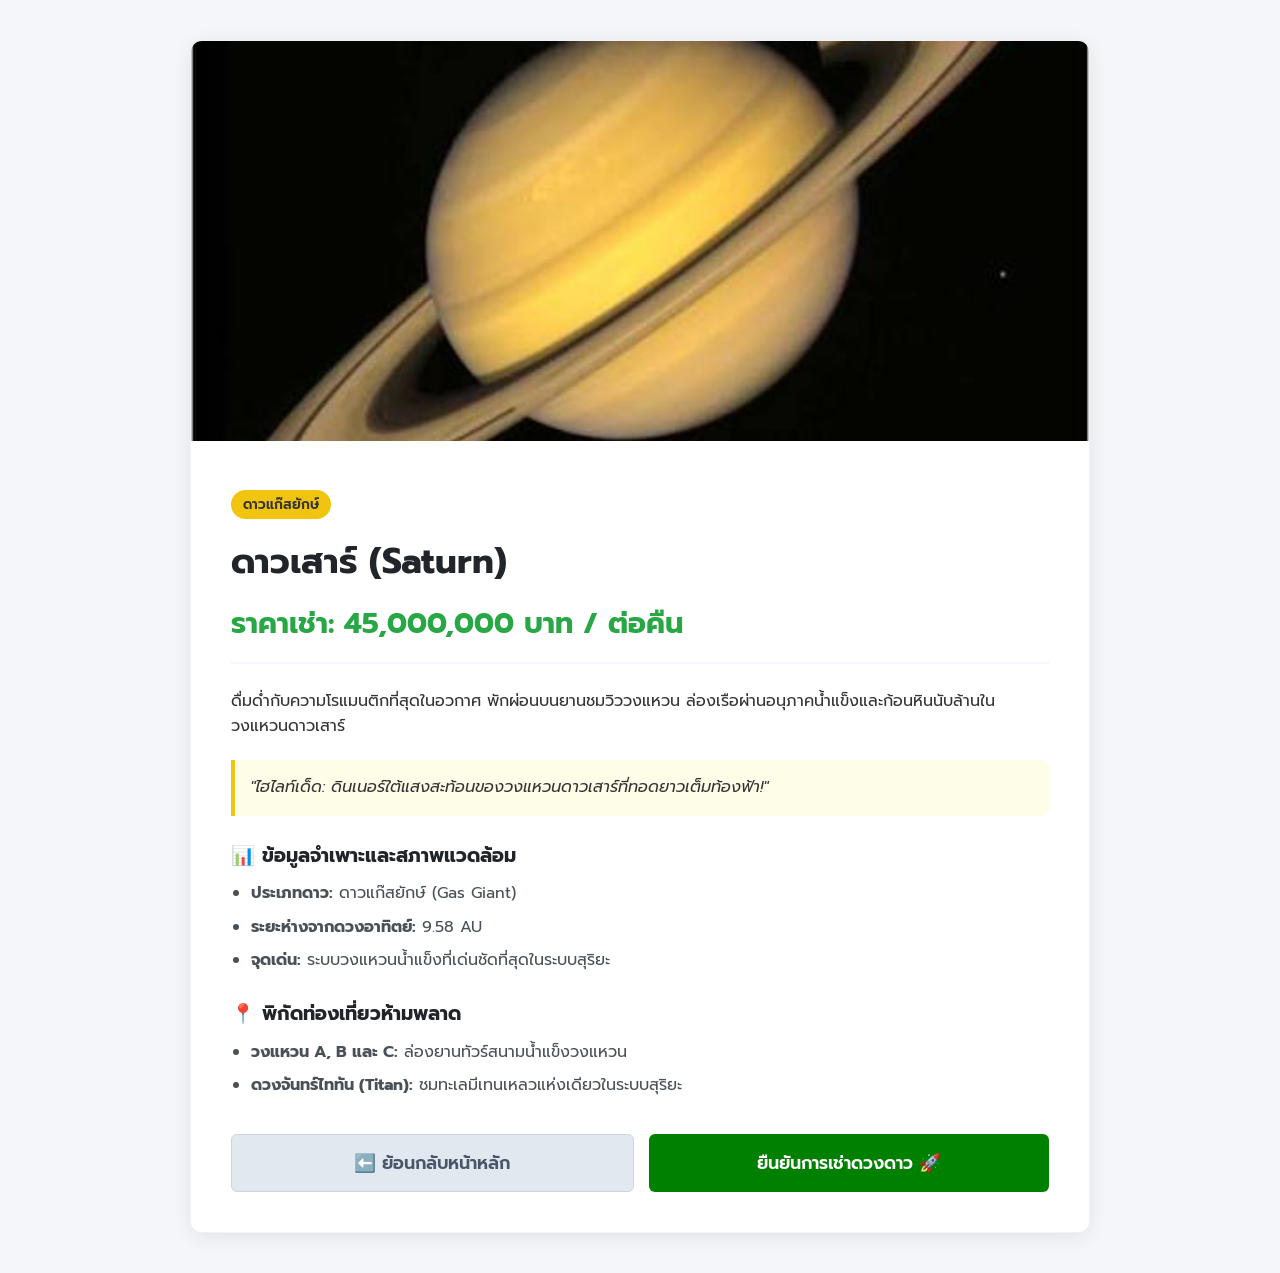
<file: saturn.html>
<!DOCTYPE html>
<html lang="th">
<head>
    <meta charset="UTF-8">
    <meta name="viewport" content="width=device-width, initial-scale=1.0">
    <title>รายละเอียดการเช่า - ดาวเสาร์</title>
    <link href="https://fonts.googleapis.com/css2?family=Prompt:wght@300;400;500;600;700&display=swap" rel="stylesheet">
    <style>
        * { margin: 0; padding: 0; box-sizing: border-box; font-family: 'Prompt', sans-serif; }
        body { background-color: #f4f6f9; color: #333; line-height: 1.6; padding: 40px 20px; }
        .container { max-width: 900px; margin: 0 auto; background: #ffffff; border-radius: 12px; box-shadow: 0 4px 20px rgba(0,0,0,0.08); overflow: hidden; border: 1px solid rgba(0,0,0,0.05); }
        .banner { width: 100%; height: 400px; object-fit: cover; background-color: #2b2510; }
        .content { padding: 40px; }
        .tag { display: inline-block; background-color: #f1c40f; color: #333; padding: 4px 12px; border-radius: 50px; font-size: 0.85rem; margin-bottom: 15px; font-weight: 600; }
        h1 { font-size: 2.2rem; color: #212529; margin-bottom: 10px; }
        .price-tag { font-size: 1.8rem; color: #28a745; font-weight: 700; margin-bottom: 25px; border-bottom: 2px solid #f4f6f9; padding-bottom: 15px; }
        h3 { font-size: 1.2rem; color: #212529; margin-top: 25px; margin-bottom: 10px; }
        ul { padding-left: 20px; margin-bottom: 20px; }
        li { margin-bottom: 8px; color: #495057; }
        .highlight-box { background-color: #fefde8; border-left: 4px solid #f1c40f; padding: 15px; border-radius: 0 8px 8px 0; margin: 20px 0; font-style: italic; color: #333; }
        .action-buttons { display: flex; gap: 15px; margin-top: 35px; }
        .btn { flex: 1; padding: 14px; font-size: 1.1rem; font-weight: 600; border-radius: 6px; cursor: pointer; text-align: center; text-decoration: none; transition: all 0.2s ease; }
        .btn-confirm { background-color: #008000; color: white; border: none; }
        .btn-confirm:hover { background-color: #006400; }
        .btn-back { background-color: #e2e8f0; color: #4a5568; border: 1px solid #cbd5e0; }
        .btn-back:hover { background-color: #cbd5e0; }
    </style>
</head>
<body>
    <div class="container">
        <img src="images.jpg" alt="Saturn" class="banner">
        <div class="content">
            <span class="tag">ดาวแก๊สยักษ์</span>
            <h1>ดาวเสาร์ (Saturn)</h1>
            <div class="price-tag">ราคาเช่า: 45,000,000 บาท / ต่อคืน</div>
            <p>ดื่มด่ำกับความโรแมนติกที่สุดในอวกาศ พักผ่อนบนยานชมวิววงแหวน ล่องเรือผ่านอนุภาคน้ำแข็งและก้อนหินนับล้านในวงแหวนดาวเสาร์</p>
            <div class="highlight-box">
                "ไฮไลท์เด็ด: ดินเนอร์ใต้แสงสะท้อนของวงแหวนดาวเสาร์ที่ทอดยาวเต็มท้องฟ้า!"
            </div>
            <h3>📊 ข้อมูลจำเพาะและสภาพแวดล้อม</h3>
            <ul>
                <li><strong>ประเภทดาว:</strong> ดาวแก๊สยักษ์ (Gas Giant)</li>
                <li><strong>ระยะห่างจากดวงอาทิตย์:</strong> 9.58 AU</li>
                <li><strong>จุดเด่น:</strong> ระบบวงแหวนน้ำแข็งที่เด่นชัดที่สุดในระบบสุริยะ</li>
            </ul>
            <h3>📍 พิกัดท่องเที่ยวห้ามพลาด</h3>
            <ul>
                <li><strong>วงแหวน A, B และ C:</strong> ล่องยานทัวร์สนามน้ำแข็งวงแหวน</li>
                <li><strong>ดวงจันทร์ไททัน (Titan):</strong> ชมทะเลมีเทนเหลวแห่งเดียวในระบบสุริยะ</li>
            </ul>
            <div class="action-buttons">
                <a href="index.html" class="btn btn-back">⬅️ ย้อนกลับหน้าหลัก</a>
                <button class="btn btn-confirm" onclick="alert('ยินดีต้อนรับสู่ทริปชมวงแหวนดาวเสาร์สุดโรแมนติก! 🪐💍')">ยืนยันการเช่าดวงดาว 🚀</button>
            </div>
        </div>
    </div>
</body>
</html>
</file>
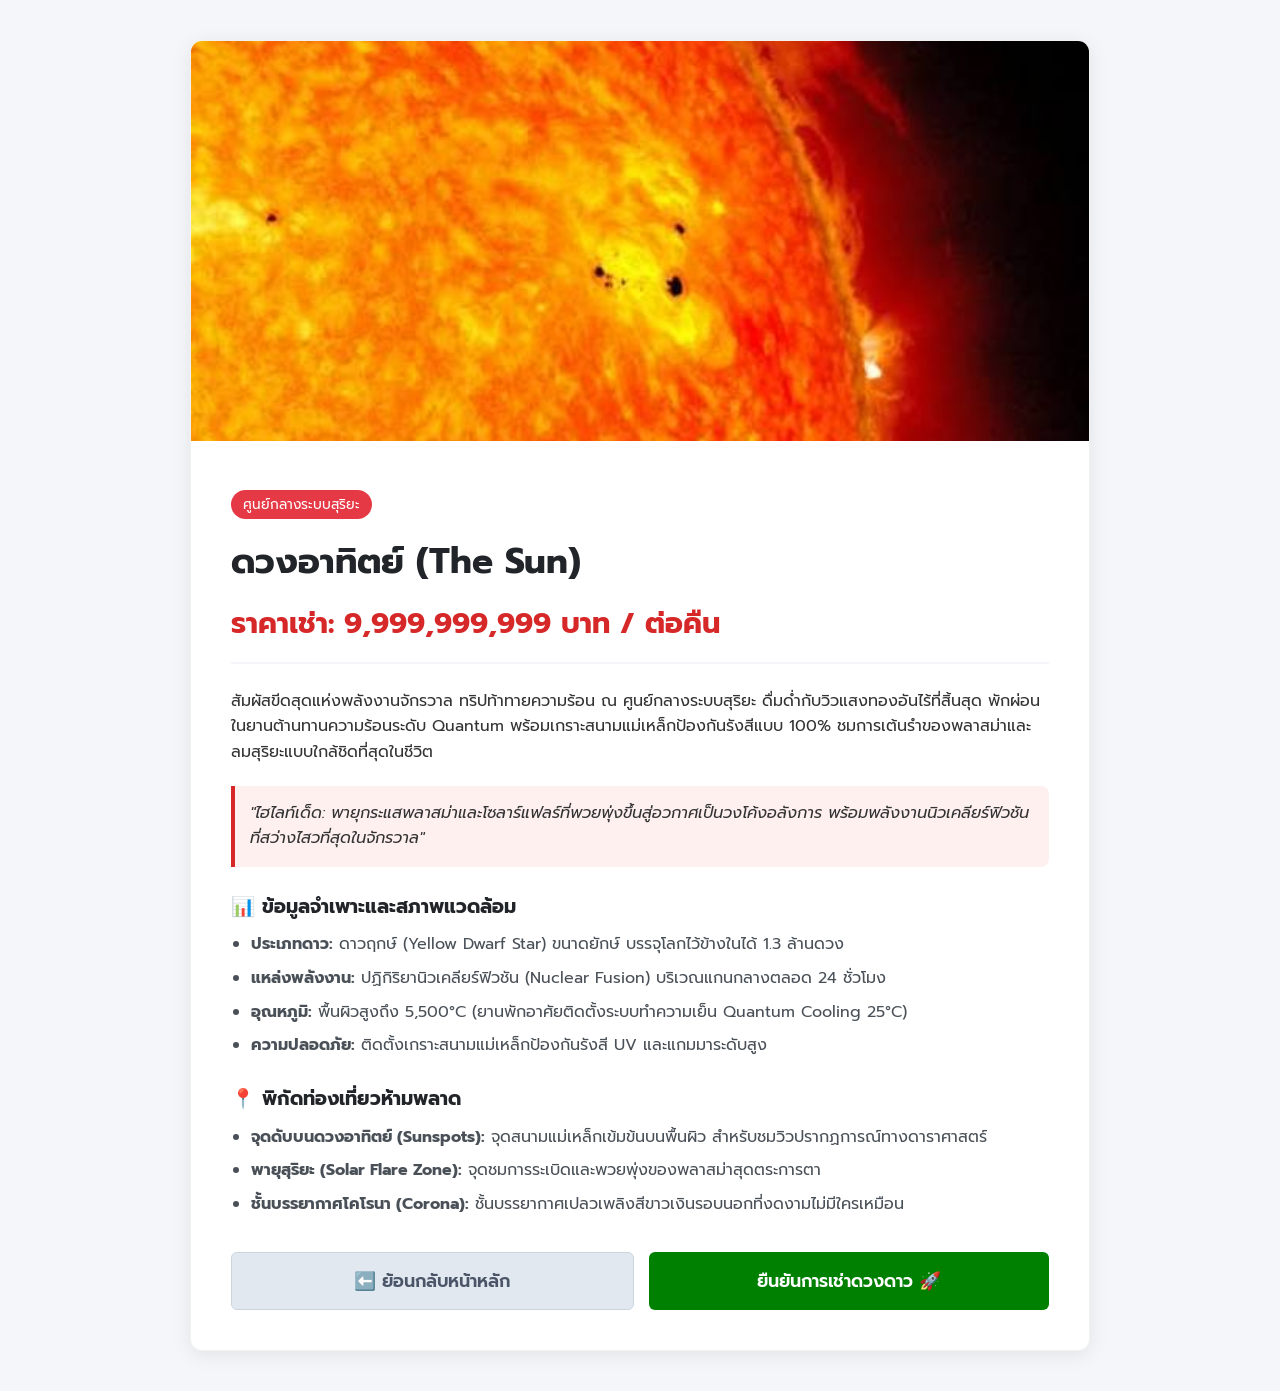
<file: sun.html>
<!DOCTYPE html>
<html lang="th">
<head>
    <meta charset="UTF-8">
    <meta name="viewport" content="width=device-width, initial-scale=1.0">
    <title>รายละเอียดการเช่า - ดวงอาทิตย์</title>
    <link href="https://fonts.googleapis.com/css2?family=Prompt:wght@300;400;500;600;700&display=swap" rel="stylesheet">
    <style>
        * { margin: 0; padding: 0; box-sizing: border-box; font-family: 'Prompt', sans-serif; }
        body { background-color: #f4f6f9; color: #333; line-height: 1.6; padding: 40px 20px; }
        .container { max-width: 900px; margin: 0 auto; background: #ffffff; border-radius: 12px; box-shadow: 0 4px 20px rgba(0,0,0,0.08); overflow: hidden; border: 1px solid rgba(0,0,0,0.05); }
        .banner { width: 100%; height: 400px; object-fit: cover; background-color: #1a0000; }
        .content { padding: 40px; }
        .tag { display: inline-block; background-color: #e63946; color: white; padding: 4px 12px; border-radius: 50px; font-size: 0.85rem; margin-bottom: 15px; }
        h1 { font-size: 2.2rem; color: #212529; margin-bottom: 10px; }
        .price-tag { font-size: 1.8rem; color: #d62828; font-weight: 700; margin-bottom: 25px; border-bottom: 2px solid #f4f6f9; padding-bottom: 15px; }
        h3 { font-size: 1.2rem; color: #212529; margin-top: 25px; margin-bottom: 10px; }
        ul { padding-left: 20px; margin-bottom: 20px; }
        li { margin-bottom: 8px; color: #495057; }
        .highlight-box { background-color: #fff0f0; border-left: 4px solid #d62828; padding: 15px; border-radius: 0 8px 8px 0; margin: 20px 0; font-style: italic; color: #333; }
        .action-buttons { display: flex; gap: 15px; margin-top: 35px; }
        .btn { flex: 1; padding: 14px; font-size: 1.1rem; font-weight: 600; border-radius: 6px; cursor: pointer; text-align: center; text-decoration: none; transition: all 0.2s ease; }
        .btn-confirm { background-color: #008000; color: white; border: none; }
        .btn-confirm:hover { background-color: #006400; }
        .btn-back { background-color: #e2e8f0; color: #4a5568; border: 1px solid #cbd5e0; }
        .btn-back:hover { background-color: #cbd5e0; }
    </style>
</head>
<body>
    <div class="container">
        <img src="images (1).jpg" alt="The Sun" class="banner">
        <div class="content">
            <span class="tag">ศูนย์กลางระบบสุริยะ</span>
            <h1>ดวงอาทิตย์ (The Sun)</h1>
            <div class="price-tag">ราคาเช่า: 9,999,999,999 บาท / ต่อคืน</div>
            <p>สัมผัสขีดสุดแห่งพลังงานจักรวาล ทริปท้าทายความร้อน ณ ศูนย์กลางระบบสุริยะ ดื่มด่ำกับวิวแสงทองอันไร้ที่สิ้นสุด พักผ่อนในยานต้านทานความร้อนระดับ Quantum พร้อมเกราะสนามแม่เหล็กป้องกันรังสีแบบ 100% ชมการเต้นรำของพลาสม่าและลมสุริยะแบบใกล้ชิดที่สุดในชีวิต</p>
            <div class="highlight-box">
                "ไฮไลท์เด็ด: พายุกระแสพลาสม่าและโซลาร์แฟลร์ที่พวยพุ่งขึ้นสู่อวกาศเป็นวงโค้งอลังการ พร้อมพลังงานนิวเคลียร์ฟิวชันที่สว่างไสวที่สุดในจักรวาล"
            </div>
            <h3>📊 ข้อมูลจำเพาะและสภาพแวดล้อม</h3>
            <ul>
                <li><strong>ประเภทดาว:</strong> ดาวฤกษ์ (Yellow Dwarf Star) ขนาดยักษ์ บรรจุโลกไว้ข้างในได้ 1.3 ล้านดวง</li>
                <li><strong>แหล่งพลังงาน:</strong> ปฏิกิริยานิวเคลียร์ฟิวชัน (Nuclear Fusion) บริเวณแกนกลางตลอด 24 ชั่วโมง</li>
                <li><strong>อุณหภูมิ:</strong> พื้นผิวสูงถึง 5,500°C (ยานพักอาศัยติดตั้งระบบทำความเย็น Quantum Cooling 25°C)</li>
                <li><strong>ความปลอดภัย:</strong> ติดตั้งเกราะสนามแม่เหล็กป้องกันรังสี UV และแกมมาระดับสูง</li>
            </ul>
            <h3>📍 พิกัดท่องเที่ยวห้ามพลาด</h3>
            <ul>
                <li><strong>จุดดับบนดวงอาทิตย์ (Sunspots):</strong> จุดสนามแม่เหล็กเข้มข้นบนพื้นผิว สำหรับชมวิวปรากฏการณ์ทางดาราศาสตร์</li>
                <li><strong>พายุสุริยะ (Solar Flare Zone):</strong> จุดชมการระเบิดและพวยพุ่งของพลาสม่าสุดตระการตา</li>
                <li><strong>ชั้นบรรยากาศโคโรนา (Corona):</strong> ชั้นบรรยากาศเปลวเพลิงสีขาวเงินรอบนอกที่งดงามไม่มีใครเหมือน</li>
            </ul>
            <div class="action-buttons">
                <a href="index.html" class="btn btn-back">⬅️ ย้อนกลับหน้าหลัก</a>
                <button class="btn btn-confirm" onclick="alert('ยินดีต้อนรับสู่ทริปที่ร้อนแรงที่สุดในจักรวาล! ระบบเปิดเกราะ Quantum Forcefield เรียบร้อยแล้ว ☀️🔥')">ยืนยันการเช่าดวงดาว 🚀</button>
            </div>
        </div>
    </div>
</body>
</html>
</file>
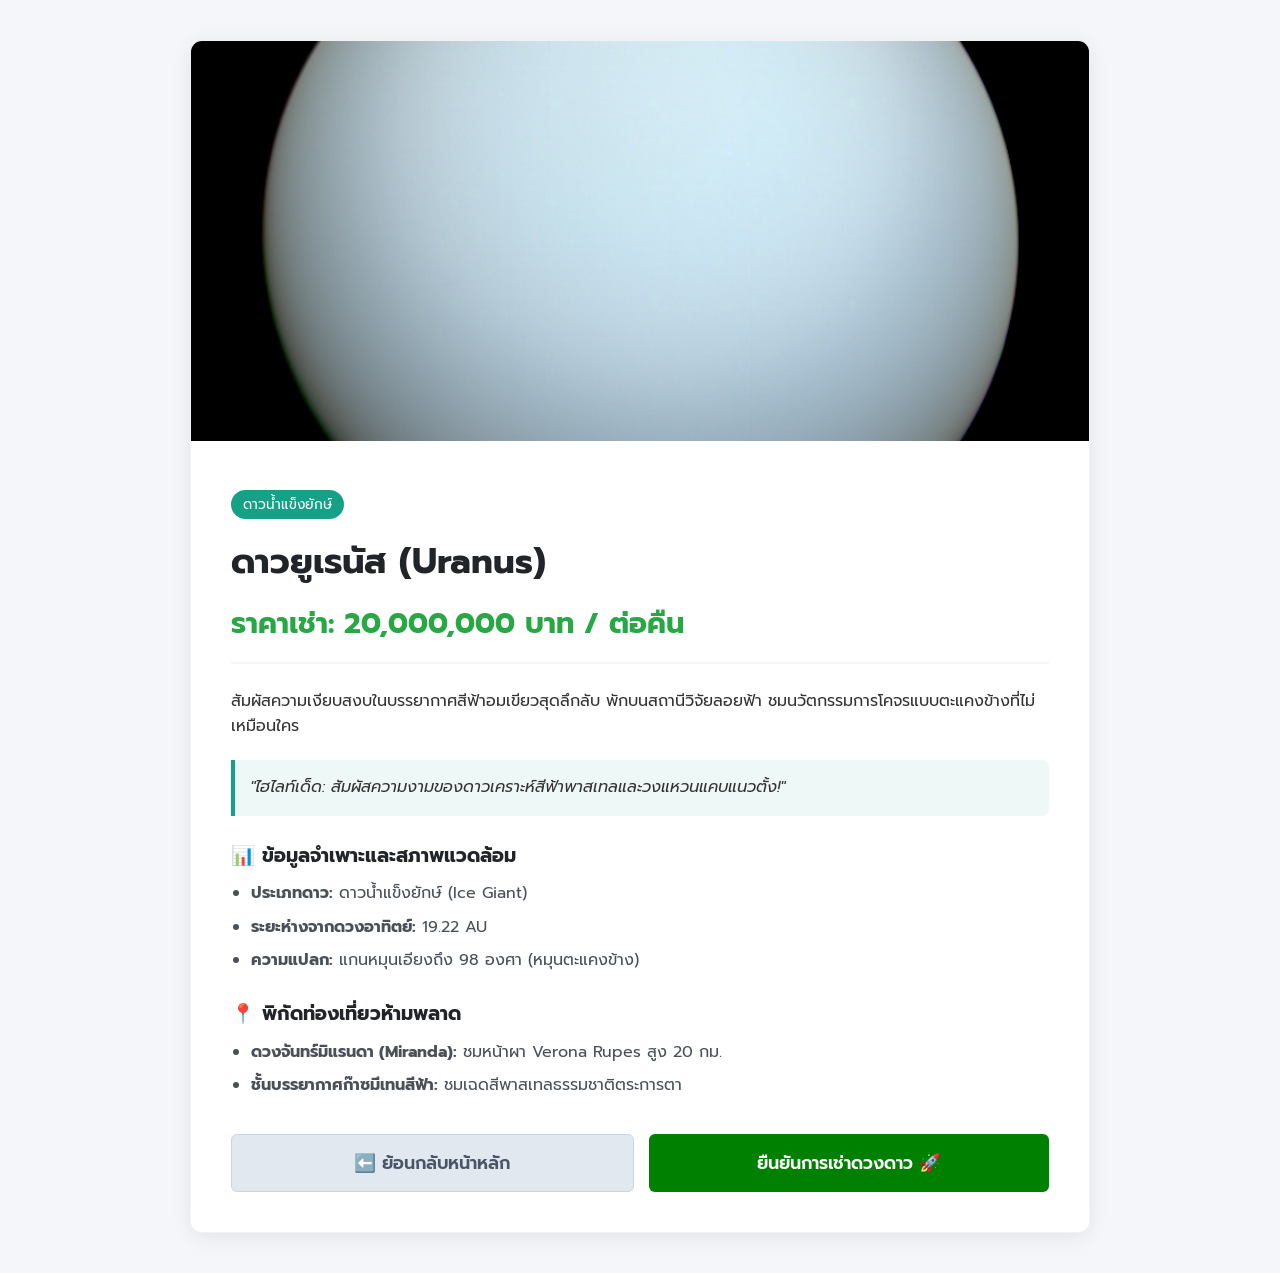
<file: uranus.html>
<!DOCTYPE html>
<html lang="th">
<head>
    <meta charset="UTF-8">
    <meta name="viewport" content="width=device-width, initial-scale=1.0">
    <title>รายละเอียดการเช่า - ดาวยูเรนัส</title>
    <link href="https://fonts.googleapis.com/css2?family=Prompt:wght@300;400;500;600;700&display=swap" rel="stylesheet">
    <style>
        * { margin: 0; padding: 0; box-sizing: border-box; font-family: 'Prompt', sans-serif; }
        body { background-color: #f4f6f9; color: #333; line-height: 1.6; padding: 40px 20px; }
        .container { max-width: 900px; margin: 0 auto; background: #ffffff; border-radius: 12px; box-shadow: 0 4px 20px rgba(0,0,0,0.08); overflow: hidden; border: 1px solid rgba(0,0,0,0.05); }
        .banner { width: 100%; height: 400px; object-fit: cover; background-color: #0b252c; }
        .content { padding: 40px; }
        .tag { display: inline-block; background-color: #16a085; color: white; padding: 4px 12px; border-radius: 50px; font-size: 0.85rem; margin-bottom: 15px; }
        h1 { font-size: 2.2rem; color: #212529; margin-bottom: 10px; }
        .price-tag { font-size: 1.8rem; color: #28a745; font-weight: 700; margin-bottom: 25px; border-bottom: 2px solid #f4f6f9; padding-bottom: 15px; }
        h3 { font-size: 1.2rem; color: #212529; margin-top: 25px; margin-bottom: 10px; }
        ul { padding-left: 20px; margin-bottom: 20px; }
        li { margin-bottom: 8px; color: #495057; }
        .highlight-box { background-color: #eef8f6; border-left: 4px solid #16a085; padding: 15px; border-radius: 0 8px 8px 0; margin: 20px 0; font-style: italic; color: #333; }
        .action-buttons { display: flex; gap: 15px; margin-top: 35px; }
        .btn { flex: 1; padding: 14px; font-size: 1.1rem; font-weight: 600; border-radius: 6px; cursor: pointer; text-align: center; text-decoration: none; transition: all 0.2s ease; }
        .btn-confirm { background-color: #008000; color: white; border: none; }
        .btn-confirm:hover { background-color: #006400; }
        .btn-back { background-color: #e2e8f0; color: #4a5568; border: 1px solid #cbd5e0; }
        .btn-back:hover { background-color: #cbd5e0; }
    </style>
</head>
<body>
    <div class="container">
        <img src="Uranus.png" alt="Uranus" class="banner">
        <div class="content">
            <span class="tag">ดาวน้ำแข็งยักษ์</span>
            <h1>ดาวยูเรนัส (Uranus)</h1>
            <div class="price-tag">ราคาเช่า: 20,000,000 บาท / ต่อคืน</div>
            <p>สัมผัสความเงียบสงบในบรรยากาศสีฟ้าอมเขียวสุดลึกลับ พักบนสถานีวิจัยลอยฟ้า ชมนวัตกรรมการโคจรแบบตะแคงข้างที่ไม่เหมือนใคร</p>
            <div class="highlight-box">
                "ไฮไลท์เด็ด: สัมผัสความงามของดาวเคราะห์สีฟ้าพาสเทลและวงแหวนแคบแนวตั้ง!"
            </div>
            <h3>📊 ข้อมูลจำเพาะและสภาพแวดล้อม</h3>
            <ul>
                <li><strong>ประเภทดาว:</strong> ดาวน้ำแข็งยักษ์ (Ice Giant)</li>
                <li><strong>ระยะห่างจากดวงอาทิตย์:</strong> 19.22 AU</li>
                <li><strong>ความแปลก:</strong> แกนหมุนเอียงถึง 98 องศา (หมุนตะแคงข้าง)</li>
            </ul>
            <h3>📍 พิกัดท่องเที่ยวห้ามพลาด</h3>
            <ul>
                <li><strong>ดวงจันทร์มิแรนดา (Miranda):</strong> ชมหน้าผา Verona Rupes สูง 20 กม.</li>
                <li><strong>ชั้นบรรยากาศก๊าซมีเทนสีฟ้า:</strong> ชมเฉดสีพาสเทลธรรมชาติตระการตา</li>
            </ul>
            <div class="action-buttons">
                <a href="index.html" class="btn btn-back">⬅️ ย้อนกลับหน้าหลัก</a>
                <button class="btn btn-confirm" onclick="alert('ยินดีต้อนรับสู่ดาวยูเรนัส! สัมผัสบรรยากาศสีฟ้าอมเขียวอันงดงาม ❄️💙')">ยืนยันการเช่าดวงดาว 🚀</button>
            </div>
        </div>
    </div>
</body>
</html>
</file>
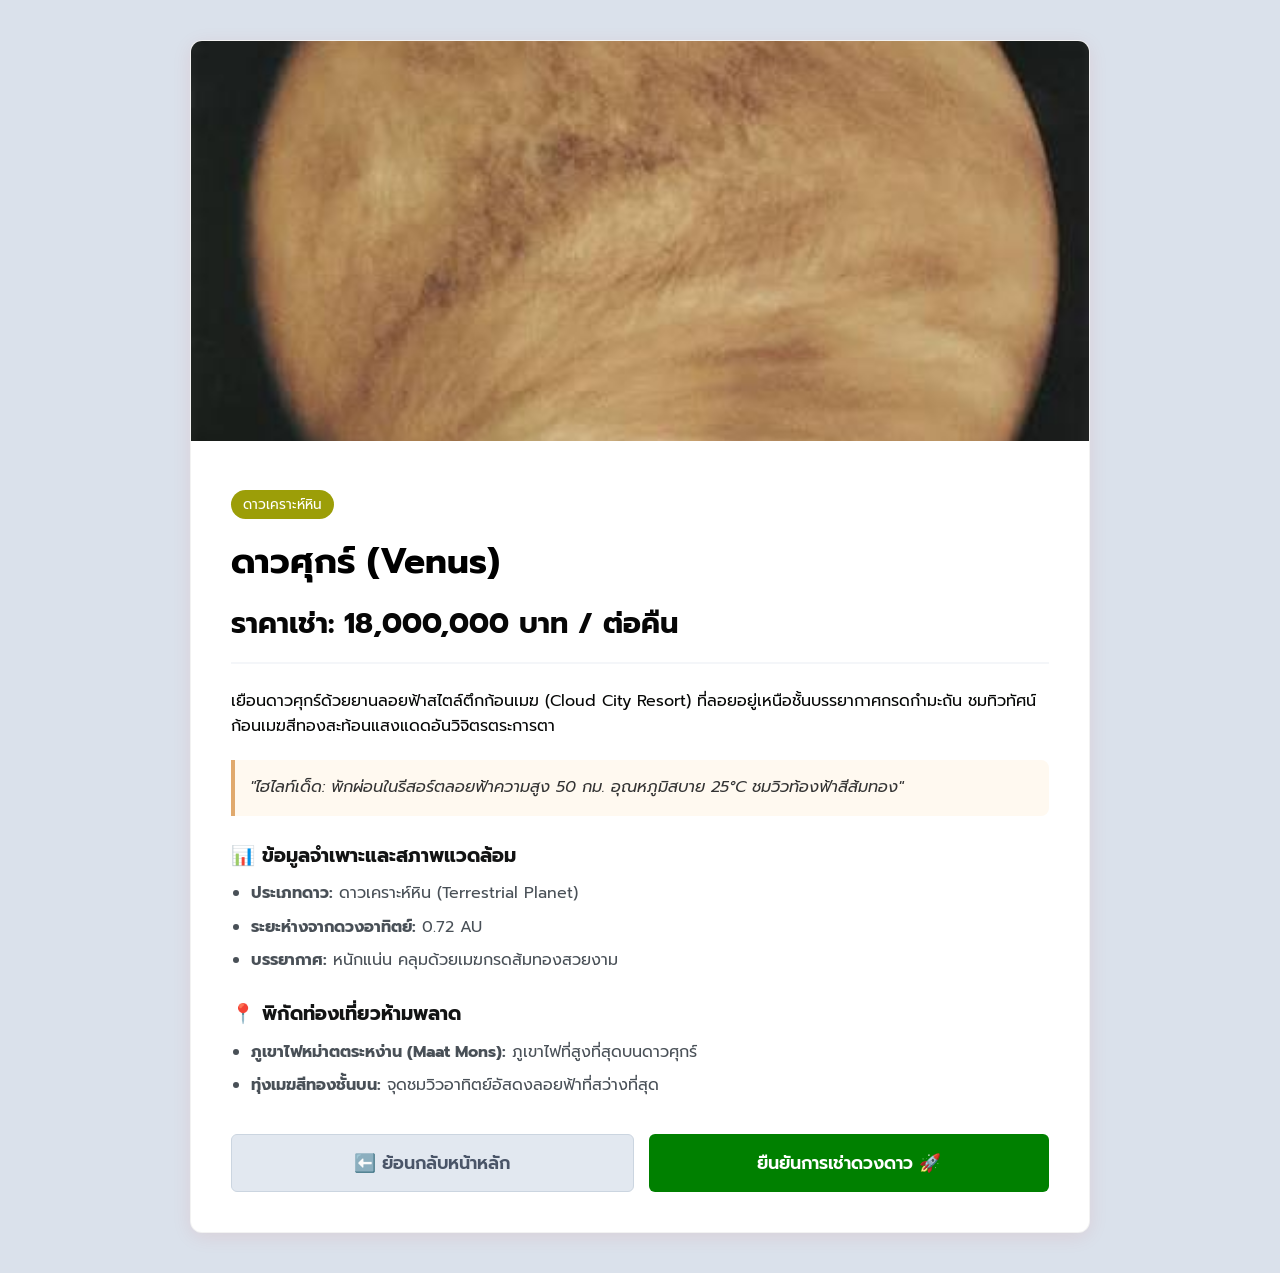
<file: venus.html>
<!DOCTYPE html>
<html lang="th">
<head>
    <meta charset="UTF-8">
    <meta name="viewport" content="width=device-width, initial-scale=1.0">
    <title>รายละเอียดการเช่า - ดาวศุกร์</title>
    <link href="https://fonts.googleapis.com/css2?family=Prompt:wght@300;400;500;600;700&display=swap" rel="stylesheet">
    <style>
        * { margin: 0; padding: 0; box-sizing: border-box; font-family: 'Prompt', sans-serif; }
        body { background-color: #dae1eb; color: #060706; line-height: 1.6; padding: 40px 20px; }
        .container { max-width: 900px; margin: 0 auto; background: #ffffff; border-radius: 12px; box-shadow: 0 4px 20px rgba(223, 17, 17, 0.08); overflow: hidden; border: 1px solid rgba(0,0,0,0.05); }
        .banner { width: 100%; height: 400px; object-fit: cover; background-color: #3d2200; }
        .content { padding: 40px; }
        .tag { display: inline-block; background-color: #9c9e08; color: white; padding: 4px 12px; border-radius: 50px; font-size: 0.85rem; margin-bottom: 15px; }
        h1 { font-size: 2.2rem; color: #000000; margin-bottom: 10px; }
        .price-tag { font-size: 1.8rem; color: #070707; font-weight: 700; margin-bottom: 25px; border-bottom: 2px solid #f4f6f9; padding-bottom: 15px; }
        h3 { font-size: 1.2rem; color: #131414; margin-top: 25px; margin-bottom: 10px; }
        ul { padding-left: 20px; margin-bottom: 20px; }
        li { margin-bottom: 8px; color: #495057; }
        .highlight-box { background-color: #fff9f0; border-left: 4px solid #e0a96d; padding: 15px; border-radius: 0 8px 8px 0; margin: 20px 0; font-style: italic; color: #333; }
        .action-buttons { display: flex; gap: 15px; margin-top: 35px; }
        .btn { flex: 1; padding: 14px; font-size: 1.1rem; font-weight: 600; border-radius: 6px; cursor: pointer; text-align: center; text-decoration: none; transition: all 0.2s ease; }
        .btn-confirm { background-color: #008000; color: white; border: none; }
        .btn-confirm:hover { background-color: #006400; }
        .btn-back { background-color: #e2e8f0; color: #4a5568; border: 1px solid #cbd5e0; }
        .btn-back:hover { background-color: #cbd5e0; }
    </style>
</head>
<body>
    <div class="container">
        <img src="ven.jpg" alt="Venus" class="banner">
        <div class="content">
            <span class="tag">ดาวเคราะห์หิน</span>
            <h1>ดาวศุกร์ (Venus)</h1>
            <div class="price-tag">ราคาเช่า: 18,000,000 บาท / ต่อคืน</div>
            <p>เยือนดาวศุกร์ด้วยยานลอยฟ้าสไตล์ตึกก้อนเมฆ (Cloud City Resort) ที่ลอยอยู่เหนือชั้นบรรยากาศกรดกำมะถัน ชมทิวทัศน์ก้อนเมฆสีทองสะท้อนแสงแดดอันวิจิตรตระการตา</p>
            <div class="highlight-box">
                "ไฮไลท์เด็ด: พักผ่อนในรีสอร์ตลอยฟ้าความสูง 50 กม. อุณหภูมิสบาย 25°C ชมวิวท้องฟ้าสีส้มทอง"
            </div>
            <h3>📊 ข้อมูลจำเพาะและสภาพแวดล้อม</h3>
            <ul>
                <li><strong>ประเภทดาว:</strong> ดาวเคราะห์หิน (Terrestrial Planet)</li>
                <li><strong>ระยะห่างจากดวงอาทิตย์:</strong> 0.72 AU</li>
                <li><strong>บรรยากาศ:</strong> หนักแน่น คลุมด้วยเมฆกรดส้มทองสวยงาม</li>
            </ul>
            <h3>📍 พิกัดท่องเที่ยวห้ามพลาด</h3>
            <ul>
                <li><strong>ภูเขาไฟหม่าตตระหง่าน (Maat Mons):</strong> ภูเขาไฟที่สูงที่สุดบนดาวศุกร์</li>
                <li><strong>ทุ่งเมฆสีทองชั้นบน:</strong> จุดชมวิวอาทิตย์อัสดงลอยฟ้าที่สว่างที่สุด</li>
            </ul>
            <div class="action-buttons">
                <a href="index.html" class="btn btn-back">⬅️ ย้อนกลับหน้าหลัก</a>
                <button class="btn btn-confirm" onclick="alert('ยินดีต้อนรับสู่รีสอร์ตลอยฟ้าดาวศุกร์! ☁️✨')">ยืนยันการเช่าดวงดาว 🚀</button>
            </div>
        </div>
    </div>
</body>
</html>
</file>
<file: index.css>
/* ล้างค่าเริ่มต้นพื้นฐาน */
* {
    margin: 0;
    padding: 0;
    box-sizing: border-box;
    font-family: 'Prompt', 'Segoe UI', Tahoma, Geneva, Verdana, sans-serif;
}

body {
    background-color: #f4f6f9;
    color: #333333;
    line-height: 1.6;
}

/* ส่วนหัวเว็บไซต์ */
header {
    text-align: center;
    padding: 35px 20px;
    background-color: #0076df;
    color: white;
}

header h1 {
    font-size: 2.4rem;
    font-weight: 700;
    margin-bottom: 5px;
}

header p {
    font-size: 1rem;
    opacity: 0.9;
    font-weight: 300;
}

/* แถบเมนูบน */
nav {
    display: flex;
    justify-content: center;
    gap: 30px;
    background-color: #ffffff; 
    padding: 12px;
    position: sticky;
    top: 0;
    z-index: 100;
    box-shadow: 0 2px 5px rgba(0,0,0,0.05);
}

nav a {
    text-decoration: none;
    color: #000000; 
    font-weight: 500; /* แก้ไขค่าจาก 500000 ให้ถูกต้อง */
    font-size: 0.95rem;
    padding: 4px 8px;
    transition: color 0.2s ease;
}

nav a:hover {
    color: #0076df;
}

/* หัวข้อแนะนำขวา */
.section-title {
    text-align: left; /* เปลี่ยนมาชิดซ้ายเข้ากับ Grid ฝั่งขวา */
    margin-bottom: 25px;
    color: #212529;
    font-size: 1.5rem;
    font-weight: 600;
}

/* ==========================================
   จัดโครงสร้างหน้าเว็บเป็น 2 คอลัมน์ (ซ้าย-ขวา)
   ========================================== */
.main-container {
    max-width: 1200px;
    margin: 0 auto;
    padding: 30px 20px;
    display: flex; 
    gap: 30px; 
    align-items: flex-start;
}

/* คอลัมน์ฝั่งซ้าย (Sidebar เมนูเรียงตัวลงมาด้านล่าง) */
.sidebar-left {
    flex: 0 0 280px; 
    display: flex;
    flex-direction: column; 
    gap: 20px; 
}

/* คอลัมน์ฝั่งขวา */
.content-right {
    flex: 1; 
}

/* ระบบ Grid สำหรับดวงดาวขวามือ 3 คอลัมน์กำลังสวยงาม */
.product-grid {
    display: grid;
    grid-template-columns: repeat(4, 1fr); 
    gap: 25px;                                 
    justify-content: center;
    margin-bottom: 40px;               
}

/* การ์ดสินค้าแต่ละชิ้น */
article {
    background: #ffffff;
    padding: 25px 20px;
    border-radius: 8px; 
    box-shadow: 0 4px 12px rgba(0, 0, 0, 0.05);
    display: flex;
    flex-direction: column;
    align-items: center; 
    text-align: center;  
    border: 1px solid rgba(0, 0, 0, 0.08);
    transition: transform 0.2s ease, box-shadow 0.2s ease;
}

article:hover {
    transform: translateY(-8px);
    box-shadow: 0 15px 35px rgba(0, 70, 150, 0.1);
}

article img {
    width: 100%;
    height: 180px;
    object-fit: contain; 
    margin: 15px 0;
}

article h3 {
    font-size: 1.15rem;
    font-weight: 600;
    color: #212529;
    margin-bottom: 8px;
}

article p {
    font-size: 0.9rem;
    color: #495057;
    margin-bottom: 12px;
    flex-grow: 1; /* ช่วยดันปุ่มกับราคาให้อยู่ระนาบเดียวกัน */
}

article .price {
    font-size: 1.05rem;
    font-weight: 600;
    color: #0076df; /* เปลี่ยนเป็นสีน้ำเงินให้เด่นขึ้น */
    margin-bottom: 15px;
}

/* ปุ่มเช่า */
article button {
    background-color: #008000; 
    color: white;
    border: none;
    padding: 8px 20px;
    border-radius: 4px;
    cursor: pointer;
    font-weight: 500;
    font-size: 0.9rem;
    width: 100%; /* ปุ่มกว้างเต็มการ์ดคลิกง่าย */
    transition: background-color 0.2s ease;
}

article button:hover {
    background-color: #006400;
}

/* กล่องฝั่งซ้าย (กาแล็กซี และ หมวดหมู่) */
.galaxy-box, .categories-box {
    background: #ffffff;
    padding: 20px;
    border-radius: 8px;
    box-shadow: 0 4px 12px rgba(0, 0, 0, 0.05);
    border: 1px solid rgba(0, 0, 0, 0.08);
    text-align: left;
    width: 100%;
}

.galaxy-box h3, .categories-box h3 { 
    margin-bottom: 12px; 
    color: #212529;
    font-size: 1.05rem;
    font-weight: 600;
    border-bottom: 2px solid #f4f6f9;
    padding-bottom: 8px;
}

/* เมนูกาแล็กซีแนวตั้งเรียงลงมา */
.galaxy-box ul { 
    list-style-type: none;
    padding-left: 0;
    display: flex;
    flex-direction: column; 
    gap: 8px;
}

.galaxy-box ul li a { 
    display: block;
    text-decoration: none;
    background-color: #f4f6f9;
    color: #0076df;
    padding: 10px 12px;
    border-radius: 6px;
    font-size: 0.9rem;
    font-weight: 500;
    transition: all 0.2s ease;
}

.galaxy-box ul li a:hover { 
    background-color: #0076df;
    color: #ffffff;
    transform: translateX(4px);
}

.categories-box ul {
    list-style-type: disc;
    padding-left: 20px;
}

.categories-box ul li {
    font-size: 0.9rem;
    color: #495057;
    margin-bottom: 8px;
}

/* ==========================================
   ส่วนของช่องค้นหาดวงดาว (Search Bar)
   ========================================== */
.search-container {
    max-width: 1200px;
    margin: 25px auto 5px auto;
    padding: 0 20px;
}

.search-box {
    display: flex;
    background: #ffffff;
    border: 2px solid #0076df; 
    border-radius: 50px; 
    overflow: hidden;
    box-shadow: 0 4px 15px rgba(0, 118, 223, 0.1);
}

.search-box input {
    flex: 1;
    border: none;
    padding: 14px 25px;
    font-size: 1rem;
    color: #333333;
    outline: none;
}

.search-box button {
    background-color: #0076df;
    color: white;
    border: none;
    padding: 0 30px;
    font-size: 1rem;
    font-weight: 500;
    cursor: pointer;
    transition: background-color 0.2s ease;
}

.search-box button:hover {
    background-color: #0056a3;
}

/* ส่วน Footer */
footer {
    background-color: #2d2d2d;
    color: #ffffff;
    text-align: center;
    padding: 35px 20px;
    margin-top: 40px;
    font-size: 0.95rem;
}

footer h3 {
    margin-bottom: 15px;
    font-weight: 600;
}

footer p {
    margin-bottom: 8px;
}

footer .copyright {
    margin-top: 15px;
    font-size: 0.85rem;
    opacity: 0.7;
}

/* Responsive รองรับแท็บเล็ตและมือถือ */
@media (max-width: 992px) {
    .main-container {
        flex-direction: column;
    }
    .sidebar-left {
        width: 100%;
        flex: none;
    }
    .product-grid {
        grid-template-columns: repeat(2, 1fr);
    }
}

@media (max-width: 576px) {
    .product-grid {
        grid-template-columns: 1fr;
    }
    .search-box input {
        padding: 10px 15px;
        font-size: 0.9rem;
    }
    .search-box button {
        padding: 0 15px;
        font-size: 0.9rem;
    }
}
</file>
